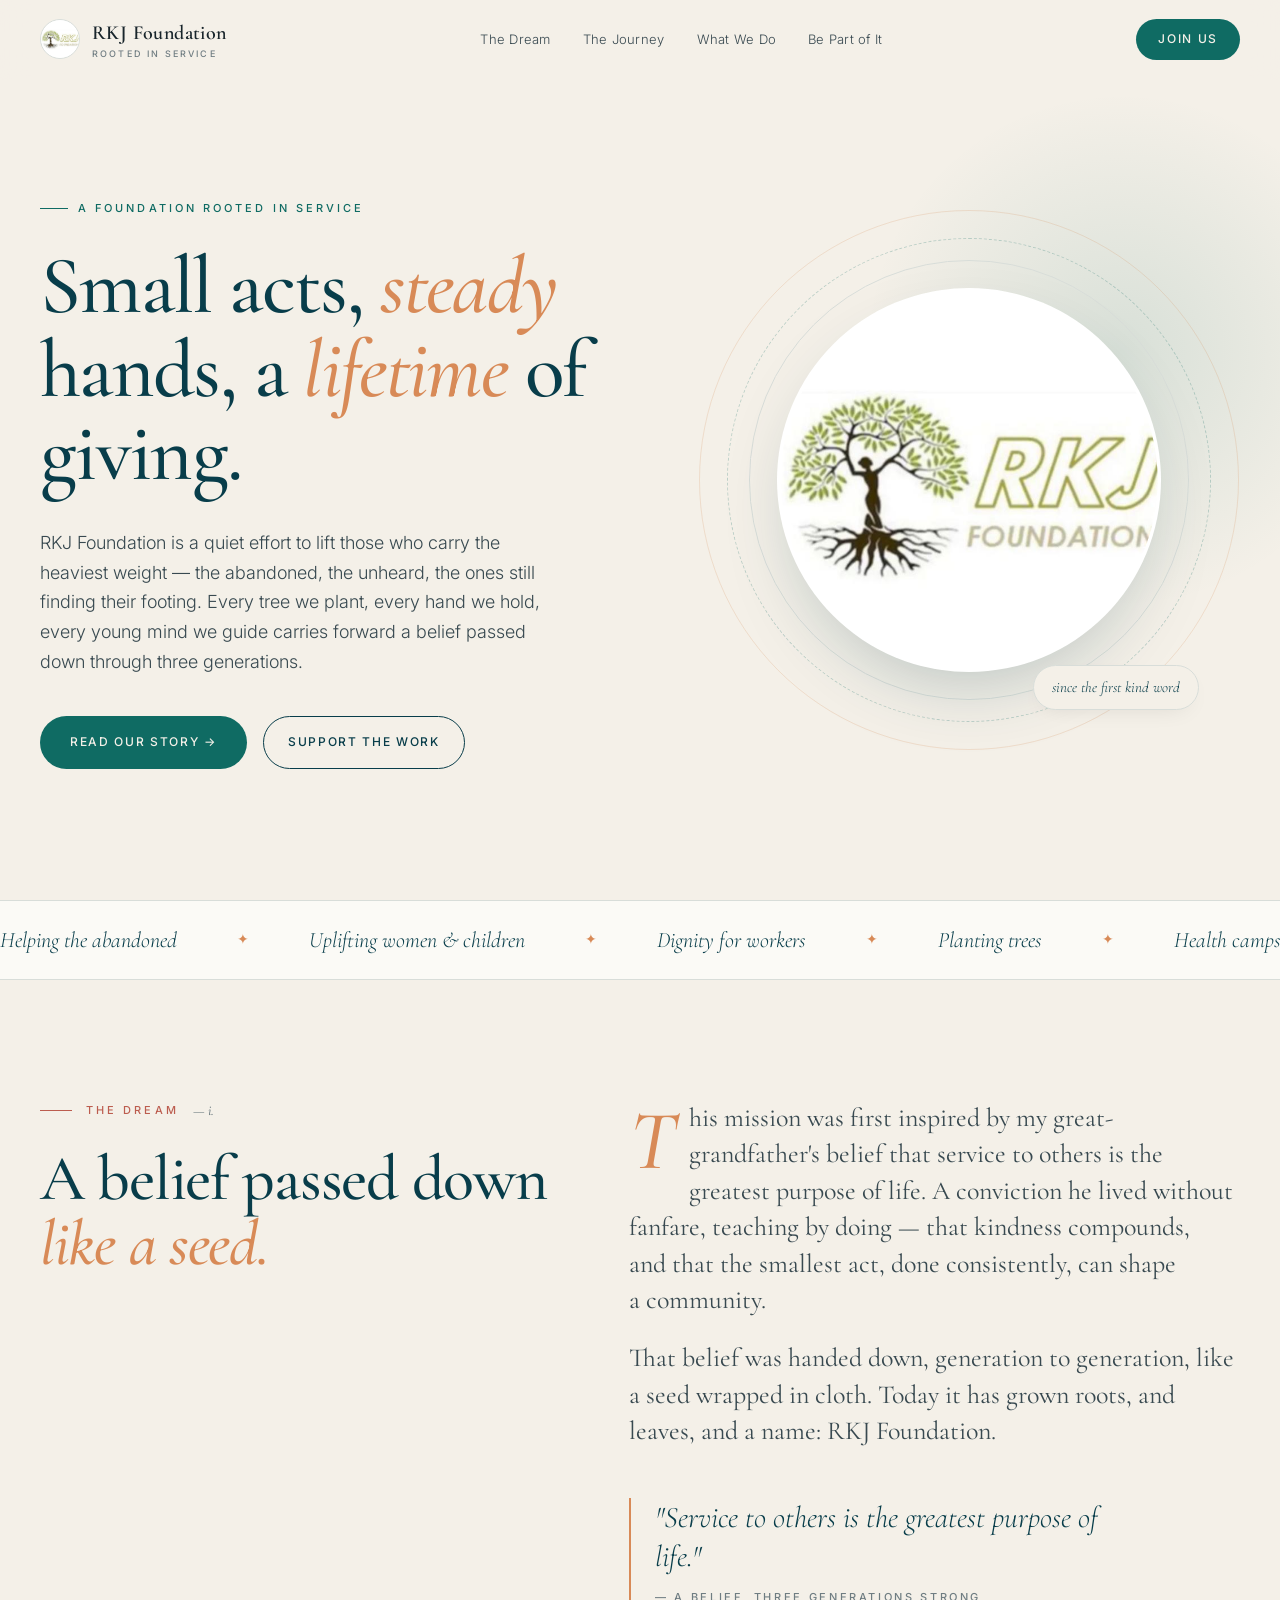
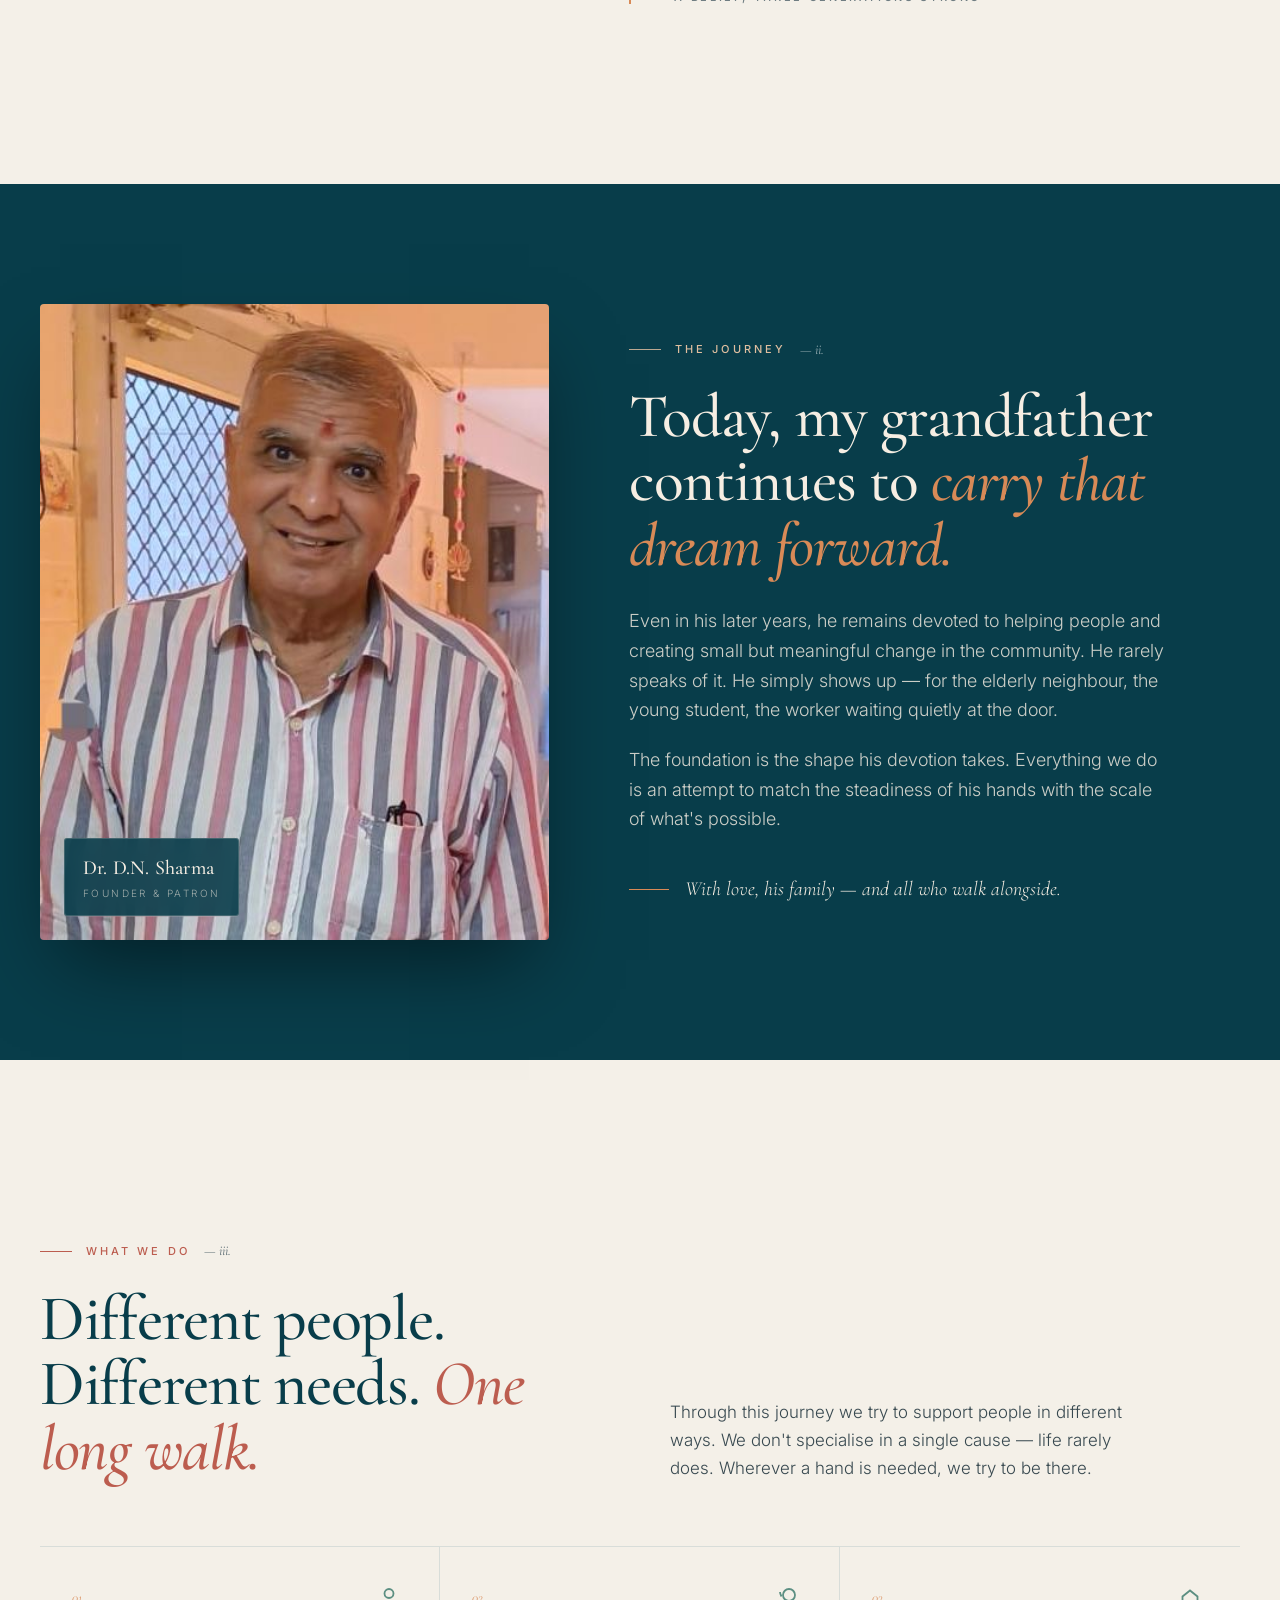
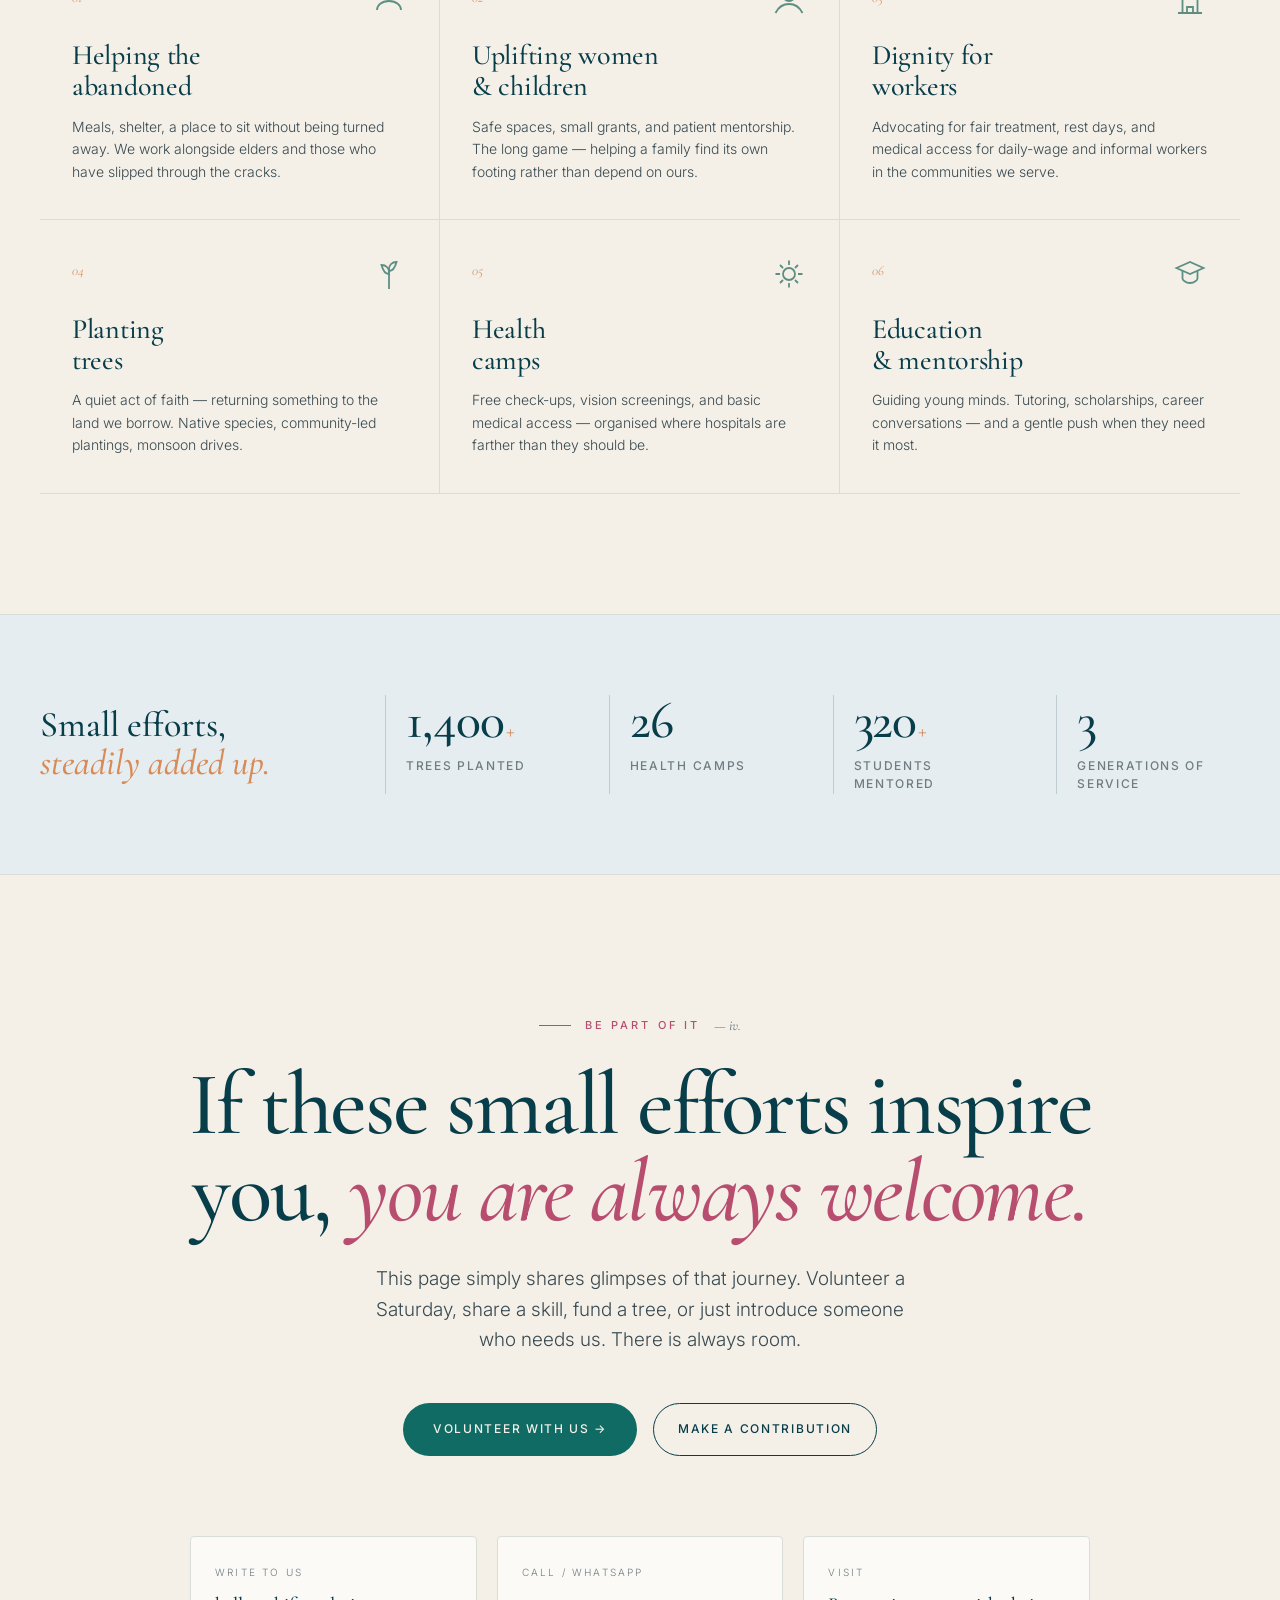
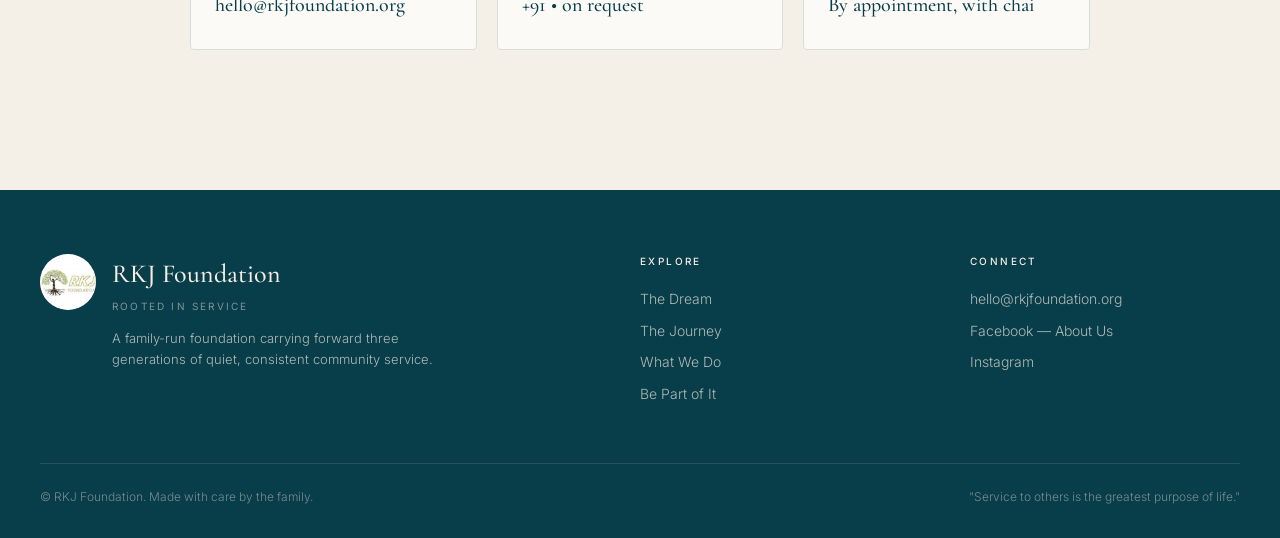
<file: samples/rkj-foundation/index-teal-coral.html>
<!doctype html>
<html lang="en">
<head>
<meta charset="utf-8">
<meta name="viewport" content="width=device-width, initial-scale=1">
<title>RKJ Foundation — Service to others is the greatest purpose of life</title>
<link rel="preconnect" href="https://fonts.googleapis.com">
<link rel="preconnect" href="https://fonts.gstatic.com" crossorigin>
<link href="https://fonts.googleapis.com/css2?family=Cormorant+Garamond:ital,wght@0,400;0,500;0,600;0,700;1,400;1,500&family=Inter:wght@300;400;500;600&display=swap" rel="stylesheet">
<style>
  :root {
    --ivory: #f4f0e8;
    --cream: #e6edf0;
    --paper: #fbfaf6;
    --ink: #18252b;
    --ink-soft: #384950;
    --muted: #6f7d82;
    --line: #d8ddd9;
    --forest: #0f6b63;
    --forest-deep: #083d4a;
    --leaf: #5c8f82;
    --amber: #d88a57;
    --terracotta: #bc5d4f;
    --rose: #b84e6f;
  }

  /* ================= Tweaks panel ================= */
  #tweaks {
    position: fixed;
    right: 24px;
    bottom: 24px;
    z-index: 100;
    width: 300px;
    background: var(--paper);
    border: 1px solid var(--line);
    border-radius: 12px;
    box-shadow: 0 24px 60px -20px rgba(8, 61, 74, 0.32);
    font-family: 'Inter', sans-serif;
    color: var(--ink);
    display: none;
    overflow: hidden;
  }
  #tweaks.open { display: block; }
  #tweaks header {
    padding: 14px 18px;
    background: var(--forest-deep);
    color: #f6eee3;
    display: flex; align-items: center; justify-content: space-between;
    font-size: 11px; letter-spacing: 0.22em; text-transform: uppercase;
  }
  #tweaks header button {
    background: transparent; border: none; color: rgba(246,238,227,0.7);
    font-size: 18px; cursor: pointer; line-height: 1;
  }
  #tweaks header button:hover { color: var(--amber); }
  #tweaks .body { padding: 16px 18px 20px; max-height: 70vh; overflow-y: auto; }
  #tweaks .preset-row {
    display: grid; grid-template-columns: repeat(4, 1fr); gap: 8px;
    margin-bottom: 18px;
  }
  #tweaks .preset {
    border: 1px solid var(--line);
    border-radius: 6px;
    padding: 6px 4px;
    background: #fff;
    cursor: pointer;
    font-size: 9px;
    letter-spacing: 0.14em;
    text-transform: uppercase;
    color: var(--ink-soft);
    text-align: center;
    transition: all .2s;
    display: flex; flex-direction: column; align-items: center; gap: 6px;
  }
  #tweaks .preset:hover { border-color: var(--forest); transform: translateY(-1px); }
  #tweaks .preset.active { border-color: var(--forest-deep); box-shadow: inset 0 0 0 1px var(--forest-deep); }
  #tweaks .preset .dots { display: flex; gap: 2px; }
  #tweaks .preset .dots span {
    width: 10px; height: 10px; border-radius: 50%;
    border: 1px solid rgba(0,0,0,0.08);
  }
  #tweaks label {
    display: grid;
    grid-template-columns: 1fr auto;
    gap: 10px;
    align-items: center;
    font-size: 11px;
    letter-spacing: 0.12em;
    text-transform: uppercase;
    color: var(--muted);
    margin-bottom: 12px;
    font-weight: 500;
  }
  #tweaks label .swatch-wrap {
    position: relative;
    width: 48px; height: 28px;
    border-radius: 6px;
    border: 1px solid var(--line);
    overflow: hidden;
    background: #fff;
  }
  #tweaks label input[type=color] {
    position: absolute; inset: -4px;
    width: calc(100% + 8px); height: calc(100% + 8px);
    border: none; padding: 0; background: transparent; cursor: pointer;
  }
  #tweaks .divider { height: 1px; background: var(--line); margin: 6px 0 14px; }
  #tweaks .reset {
    width: 100%;
    padding: 10px;
    border: 1px solid var(--line);
    background: #fff;
    border-radius: 6px;
    font-size: 10px;
    letter-spacing: 0.18em;
    text-transform: uppercase;
    color: var(--ink-soft);
    cursor: pointer;
    margin-top: 8px;
    font-family: inherit;
    font-weight: 500;
  }
  #tweaks .reset:hover { background: var(--ivory); border-color: var(--forest); color: var(--forest); }
  * { box-sizing: border-box; margin: 0; padding: 0; }
  html { scroll-behavior: smooth; }
  body {
    font-family: 'Inter', system-ui, sans-serif;
    font-weight: 300;
    color: var(--ink);
    background: var(--ivory);
    line-height: 1.55;
    -webkit-font-smoothing: antialiased;
    overflow-x: hidden;
  }
  .serif { font-family: 'Cormorant Garamond', Georgia, serif; font-weight: 500; }

  /* ================= Nav ================= */
  nav {
    position: fixed;
    top: 0; left: 0; right: 0;
    z-index: 50;
    padding: 18px 40px;
    display: flex;
    align-items: center;
    justify-content: space-between;
    background: rgba(244, 240, 232, 0.82);
    backdrop-filter: blur(14px);
    -webkit-backdrop-filter: blur(14px);
    border-bottom: 1px solid transparent;
    transition: border-color .3s;
  }
  nav.scrolled { border-bottom-color: var(--line); }
  .nav-brand {
    display: flex;
    align-items: center;
    gap: 12px;
    text-decoration: none;
    color: var(--ink);
  }
  .nav-brand img {
    width: 40px; height: 40px;
    border-radius: 50%;
    object-fit: cover;
    background: #fff;
    border: 1px solid var(--line);
  }
  .nav-brand .mark {
    font-family: 'Cormorant Garamond', serif;
    font-weight: 600;
    font-size: 20px;
    letter-spacing: 0.02em;
  }
  .nav-brand .mark small {
    display: block;
    font-family: 'Inter', sans-serif;
    font-size: 9px;
    letter-spacing: 0.24em;
    text-transform: uppercase;
    font-weight: 500;
    color: var(--muted);
    margin-top: -2px;
  }
  .nav-links { display: flex; gap: 32px; align-items: center; }
  .nav-links a {
    font-size: 13px;
    color: var(--ink-soft);
    text-decoration: none;
    letter-spacing: 0.02em;
    transition: color .2s;
  }
  .nav-links a:hover { color: var(--forest); }
  .nav-cta {
    font-family: 'Inter', sans-serif;
    font-size: 12px;
    font-weight: 500;
    letter-spacing: 0.14em;
    text-transform: uppercase;
    color: var(--ivory);
    background: var(--forest);
    padding: 11px 22px;
    border-radius: 999px;
    border: none;
    cursor: pointer;
    text-decoration: none;
    transition: background .2s, transform .2s;
  }
  .nav-cta:hover { background: var(--forest-deep); transform: translateY(-1px); }
  @media (max-width: 740px) {
    nav { padding: 14px 20px; }
    .nav-links { display: none; }
  }

  /* ================= Hero ================= */
  .hero {
    min-height: 100vh;
    padding: 140px 40px 80px;
    display: grid;
    grid-template-columns: 1.1fr 1fr;
    gap: 60px;
    align-items: center;
    max-width: 1320px;
    margin: 0 auto;
    position: relative;
  }
  .hero::before {
    content: "";
    position: absolute;
    top: 10%; right: -8%;
    width: 520px; height: 520px;
    background: radial-gradient(circle, rgba(15, 107, 99, 0.12), transparent 70%);
    border-radius: 50%;
    pointer-events: none;
    z-index: 0;
  }
  .hero-left { position: relative; z-index: 1; }
  .hero-eyebrow {
    display: inline-flex;
    align-items: center;
    gap: 10px;
    font-size: 11px;
    text-transform: uppercase;
    letter-spacing: 0.28em;
    color: var(--forest);
    margin-bottom: 28px;
    font-weight: 500;
  }
  .hero-eyebrow::before {
    content: "";
    width: 28px; height: 1px; background: var(--forest);
  }
  .hero h1 {
    font-family: 'Cormorant Garamond', serif;
    font-weight: 500;
    font-size: clamp(44px, 6.4vw, 88px);
    line-height: 1.02;
    letter-spacing: -0.02em;
    color: var(--forest-deep);
    margin-bottom: 32px;
  }
  .hero h1 em {
    font-style: italic;
    font-weight: 500;
    color: var(--amber);
  }
  .hero-sub {
    font-size: 18px;
    color: var(--ink-soft);
    max-width: 520px;
    line-height: 1.65;
    margin-bottom: 40px;
  }
  .hero-actions { display: flex; gap: 16px; flex-wrap: wrap; }
  .btn-primary {
    font-size: 12px; font-weight: 500;
    letter-spacing: 0.14em; text-transform: uppercase;
    color: var(--ivory);
    background: var(--forest);
    padding: 16px 30px;
    border-radius: 999px;
    border: none; cursor: pointer;
    text-decoration: none;
    display: inline-flex; align-items: center; gap: 10px;
    transition: all .2s;
  }
  .btn-primary:hover { background: var(--forest-deep); transform: translateY(-1px); }
  .btn-ghost {
    font-size: 12px; font-weight: 500;
    letter-spacing: 0.14em; text-transform: uppercase;
    color: var(--forest-deep);
    background: transparent;
    padding: 16px 24px;
    border-radius: 999px;
    border: 1px solid var(--forest-deep);
    cursor: pointer;
    text-decoration: none;
    transition: all .2s;
  }
  .btn-ghost:hover { background: var(--forest-deep); color: var(--ivory); }

  .hero-right {
    position: relative;
    z-index: 1;
    display: flex;
    justify-content: center;
    align-items: center;
  }
  .hero-logo-stage {
    position: relative;
    width: min(440px, 100%);
    aspect-ratio: 1;
  }
  .hero-logo-stage .ring {
    position: absolute; inset: 0;
    border: 1px solid var(--line);
    border-radius: 50%;
  }
  .hero-logo-stage .ring.r2 {
    inset: -22px;
    border-color: rgba(15, 107, 99, 0.24);
    border-style: dashed;
    animation: rotate 120s linear infinite;
  }
  .hero-logo-stage .ring.r3 {
    inset: -50px;
    border-color: rgba(216, 138, 87, 0.2);
  }
  @keyframes rotate { to { transform: rotate(360deg); } }
  .hero-logo-stage img {
    position: absolute;
    inset: 28px;
    width: calc(100% - 56px);
    height: calc(100% - 56px);
    object-fit: cover;
    border-radius: 50%;
    background: #fff;
    box-shadow: 0 30px 80px -30px rgba(8, 61, 74, 0.32);
  }
  .est-badge {
    position: absolute;
    bottom: -10px; right: -10px;
    background: var(--ivory);
    border: 1px solid var(--line);
    border-radius: 999px;
    padding: 10px 18px;
    font-family: 'Cormorant Garamond', serif;
    font-style: italic;
    font-size: 15px;
    color: var(--forest-deep);
    box-shadow: 0 8px 24px -12px rgba(0,0,0,.12);
  }
  @media (max-width: 900px) {
    .hero { grid-template-columns: 1fr; padding: 120px 24px 60px; gap: 48px; }
    .hero::before { display: none; }
    .hero-logo-stage { width: min(320px, 80%); margin: 0 auto; }
  }

  /* Marquee of pillars */
  .marquee {
    border-top: 1px solid var(--line);
    border-bottom: 1px solid var(--line);
    background: var(--paper);
    overflow: hidden;
    padding: 22px 0;
    position: relative;
  }
  .marquee-track {
    display: flex;
    gap: 60px;
    white-space: nowrap;
    animation: marquee 40s linear infinite;
    width: max-content;
  }
  .marquee-item {
    font-family: 'Cormorant Garamond', serif;
    font-style: italic;
    font-size: 22px;
    color: var(--forest-deep);
    display: flex; align-items: center; gap: 60px;
  }
  .marquee-item::after {
    content: "✦";
    color: var(--amber);
    font-style: normal;
    font-size: 14px;
  }
  @keyframes marquee { to { transform: translateX(-50%); } }

  /* ================= Sections ================= */
  section { padding: 120px 40px; max-width: 1320px; margin: 0 auto; position: relative; }
  @media (max-width: 740px) { section { padding: 80px 24px; } }

  .section-label {
    display: flex;
    align-items: center;
    gap: 14px;
    font-size: 11px;
    text-transform: uppercase;
    letter-spacing: 0.28em;
    color: var(--terracotta);
    font-weight: 500;
    margin-bottom: 24px;
  }
  .section-label::before {
    content: "";
    width: 32px; height: 1px; background: var(--terracotta);
  }
  .section-label .num {
    font-family: 'Cormorant Garamond', serif;
    font-style: italic;
    font-size: 14px;
    color: var(--muted);
    letter-spacing: 0;
    text-transform: none;
  }

  /* The Dream */
  #dream {
    display: grid;
    grid-template-columns: 1fr 1.2fr;
    gap: 80px;
    align-items: start;
  }
  #dream .dream-heading {
    position: sticky;
    top: 120px;
  }
  #dream h2 {
    font-family: 'Cormorant Garamond', serif;
    font-weight: 500;
    font-size: clamp(40px, 5vw, 68px);
    line-height: 1.02;
    letter-spacing: -0.02em;
    color: var(--forest-deep);
  }
  #dream h2 .emph {
    color: var(--amber);
    font-style: italic;
    font-weight: 500;
  }
  .dream-body p {
    font-family: 'Cormorant Garamond', serif;
    font-weight: 400;
    font-size: 26px;
    line-height: 1.4;
    color: var(--ink-soft);
    text-wrap: pretty;
  }
  .dream-body p + p { margin-top: 22px; }
  .dream-body p:first-child::first-letter {
    font-family: 'Cormorant Garamond', serif;
    font-weight: 500;
    font-style: italic;
    float: left;
    font-size: 84px;
    line-height: 0.85;
    padding: 6px 14px 0 0;
    color: var(--amber);
  }
  .dream-quote {
    margin-top: 48px;
    padding-left: 24px;
    border-left: 2px solid var(--amber);
    font-family: 'Cormorant Garamond', serif;
    font-style: italic;
    font-size: 30px;
    line-height: 1.3;
    color: var(--forest-deep);
    max-width: 520px;
  }
  .dream-quote .attribution {
    display: block;
    margin-top: 14px;
    font-family: 'Inter', sans-serif;
    font-style: normal;
    font-size: 11px;
    letter-spacing: 0.24em;
    text-transform: uppercase;
    color: var(--muted);
    font-weight: 500;
  }
  @media (max-width: 900px) {
    #dream { grid-template-columns: 1fr; gap: 32px; }
    #dream .dream-heading { position: static; }
  }

  /* Founder / Journey */
  .founder {
    background: var(--forest-deep);
    color: var(--ivory);
    padding: 0;
    margin: 60px 0;
    max-width: none;
    border-radius: 0;
    position: relative;
  }
  .founder-inner {
    max-width: 1320px;
    margin: 0 auto;
    padding: 120px 40px;
    display: grid;
    grid-template-columns: 1fr 1.2fr;
    gap: 80px;
    align-items: center;
  }
  .founder .section-label { color: rgba(246, 204, 169, 0.9); }
  .founder .section-label::before { background: rgba(246, 204, 169, 0.75); }
  .founder .section-label .num { color: rgba(255, 255, 255, 0.5); }
  .founder h2 {
    font-family: 'Cormorant Garamond', serif;
    font-weight: 500;
    font-size: clamp(40px, 4.8vw, 64px);
    line-height: 1.05;
    letter-spacing: -0.015em;
    margin-bottom: 28px;
    color: #f6eee3;
  }
  .founder h2 em {
    color: var(--amber);
    font-style: italic;
  }
  .founder p {
    font-size: 18px;
    line-height: 1.65;
    color: rgba(246, 238, 227, 0.82);
    margin-bottom: 20px;
    max-width: 540px;
  }
  .founder-sign {
    margin-top: 40px;
    display: flex; align-items: center; gap: 16px;
    font-family: 'Cormorant Garamond', serif;
    font-style: italic;
    font-size: 20px;
    color: #f6eee3;
  }
  .founder-sign .line { width: 40px; height: 1px; background: var(--amber); }

  .founder-photo {
    position: relative;
    aspect-ratio: 4/5;
    border-radius: 4px;
    overflow: hidden;
    box-shadow: 0 40px 80px -20px rgba(0,0,0,0.5);
  }
  .founder-photo img {
    width: 100%; height: 100%; object-fit: cover;
    object-position: center 25%;
    filter: saturate(1.05) contrast(1.02);
  }
  .founder-photo .frame-tag {
    position: absolute;
    bottom: 24px; left: 24px;
    background: rgba(8, 61, 74, 0.88);
    backdrop-filter: blur(10px);
    border: 1px solid rgba(246, 238, 227, 0.18);
    padding: 14px 18px;
    border-radius: 3px;
    color: #f6eee3;
  }
  .founder-photo .frame-tag .name {
    font-family: 'Cormorant Garamond', serif;
    font-size: 20px;
    letter-spacing: 0.01em;
    font-weight: 500;
  }
  .founder-photo .frame-tag .role {
    font-size: 10px;
    letter-spacing: 0.24em;
    text-transform: uppercase;
    color: rgba(246, 238, 227, 0.6);
    margin-top: 2px;
  }
  @media (max-width: 900px) {
    .founder-inner { grid-template-columns: 1fr; gap: 40px; padding: 80px 24px; }
    .founder-photo { max-width: 420px; margin: 0 auto; }
  }

  /* What we do */
  #what-we-do .wwd-head {
    display: grid;
    grid-template-columns: 1fr 1fr;
    gap: 60px;
    align-items: end;
    margin-bottom: 64px;
  }
  #what-we-do h2 {
    font-family: 'Cormorant Garamond', serif;
    font-weight: 500;
    font-size: clamp(40px, 5vw, 68px);
    line-height: 1.02;
    letter-spacing: -0.02em;
    color: var(--forest-deep);
  }
  #what-we-do h2 em {
    color: var(--terracotta);
    font-style: italic;
  }
  #what-we-do .intro {
    font-size: 17px;
    color: var(--ink-soft);
    line-height: 1.65;
    max-width: 460px;
  }
  .pillars {
    display: grid;
    grid-template-columns: repeat(3, 1fr);
    gap: 0;
    border-top: 1px solid var(--line);
  }
  .pillar {
    padding: 40px 32px 36px;
    border-bottom: 1px solid var(--line);
    border-right: 1px solid var(--line);
    position: relative;
    transition: background .3s;
  }
  .pillar:nth-child(3n) { border-right: none; }
  .pillar:hover { background: var(--paper); }
  .pillar .p-num {
    font-family: 'Cormorant Garamond', serif;
    font-style: italic;
    font-size: 14px;
    color: var(--amber);
    margin-bottom: 32px;
    display: block;
  }
  .pillar .p-title {
    font-family: 'Cormorant Garamond', serif;
    font-weight: 500;
    font-size: 28px;
    line-height: 1.1;
    color: var(--forest-deep);
    margin-bottom: 14px;
    letter-spacing: -0.01em;
  }
  .pillar .p-body {
    font-size: 14px;
    color: var(--ink-soft);
    line-height: 1.6;
  }
  .pillar .p-glyph {
    position: absolute;
    top: 36px;
    right: 32px;
    width: 36px; height: 36px;
    display: flex; align-items: center; justify-content: center;
    color: var(--leaf);
  }
  .pillar .p-glyph svg { width: 100%; height: 100%; stroke-width: 1.2; }
  @media (max-width: 900px) {
    #what-we-do .wwd-head { grid-template-columns: 1fr; gap: 24px; }
    .pillars { grid-template-columns: 1fr; }
    .pillar { border-right: none; }
  }
  @media (min-width: 901px) and (max-width: 1100px) {
    .pillars { grid-template-columns: repeat(2, 1fr); }
    .pillar:nth-child(3n) { border-right: 1px solid var(--line); }
    .pillar:nth-child(2n) { border-right: none; }
  }

  /* Journey / milestones strip */
  .journey {
    background: var(--cream);
    max-width: none;
    padding: 80px 40px;
    margin: 0;
    border-top: 1px solid var(--line);
    border-bottom: 1px solid var(--line);
  }
  .journey-inner {
    max-width: 1320px;
    margin: 0 auto;
    display: grid;
    grid-template-columns: 1fr 3fr;
    gap: 60px;
    align-items: center;
  }
  .journey h3 {
    font-family: 'Cormorant Garamond', serif;
    font-weight: 500;
    font-size: 36px;
    line-height: 1.05;
    color: var(--forest-deep);
  }
  .journey h3 em { color: var(--amber); font-style: italic; }
  .journey-stats {
    display: grid;
    grid-template-columns: repeat(4, 1fr);
    gap: 40px;
  }
  .stat { border-left: 1px solid rgba(8, 61, 74, 0.18); padding-left: 20px; }
  .stat .num {
    font-family: 'Cormorant Garamond', serif;
    font-weight: 500;
    font-size: 52px;
    line-height: 1;
    color: var(--forest-deep);
    letter-spacing: -0.02em;
  }
  .stat .num sub {
    font-size: 22px;
    font-weight: 400;
    color: var(--amber);
    vertical-align: baseline;
    margin-left: 2px;
  }
  .stat .label {
    font-size: 12px;
    letter-spacing: 0.14em;
    text-transform: uppercase;
    color: var(--muted);
    margin-top: 10px;
    font-weight: 500;
  }
  @media (max-width: 900px) {
    .journey-inner { grid-template-columns: 1fr; gap: 32px; }
    .journey-stats { grid-template-columns: repeat(2, 1fr); gap: 28px; }
  }

  /* Be part of it */
  #join {
    text-align: center;
    padding: 140px 40px;
  }
  #join .section-label { justify-content: center; color: var(--rose); }
  #join .section-label::before { background: var(--rose); }
  #join h2 {
    font-family: 'Cormorant Garamond', serif;
    font-weight: 500;
    font-size: clamp(48px, 7vw, 96px);
    line-height: 0.98;
    letter-spacing: -0.025em;
    color: var(--forest-deep);
    margin-bottom: 28px;
    max-width: 960px;
    margin-left: auto; margin-right: auto;
  }
  #join h2 em {
    font-style: italic;
    color: var(--rose);
  }
  #join p {
    font-size: 19px;
    color: var(--ink-soft);
    line-height: 1.6;
    max-width: 560px;
    margin: 0 auto 48px;
  }
  .join-actions { display: flex; gap: 16px; justify-content: center; flex-wrap: wrap; }
  .channels {
    margin-top: 80px;
    display: grid;
    grid-template-columns: repeat(3, 1fr);
    gap: 20px;
    max-width: 900px;
    margin-left: auto; margin-right: auto;
  }
  .channel {
    padding: 28px 24px;
    border: 1px solid var(--line);
    border-radius: 4px;
    text-align: left;
    text-decoration: none;
    color: var(--forest-deep);
    background: var(--paper);
    transition: all .25s;
  }
  .channel:hover { background: var(--forest-deep); color: var(--ivory); transform: translateY(-2px); }
  .channel .ch-label {
    font-size: 10px;
    text-transform: uppercase;
    letter-spacing: 0.22em;
    color: var(--muted);
    margin-bottom: 10px;
  }
  .channel:hover .ch-label { color: rgba(246, 238, 227, 0.6); }
  .channel .ch-val {
    font-family: 'Cormorant Garamond', serif;
    font-size: 20px;
    font-weight: 500;
  }
  @media (max-width: 740px) {
    .channels { grid-template-columns: 1fr; }
  }

  /* Footer */
  footer {
    background: var(--forest-deep);
    color: rgba(246, 238, 227, 0.7);
    padding: 64px 40px 32px;
  }
  .footer-inner {
    max-width: 1320px;
    margin: 0 auto;
    display: grid;
    grid-template-columns: 2fr 1fr 1fr;
    gap: 60px;
    padding-bottom: 48px;
    border-bottom: 1px solid rgba(246, 238, 227, 0.12);
  }
  .footer-brand { display: flex; gap: 16px; align-items: flex-start; }
  .footer-brand img {
    width: 56px; height: 56px;
    border-radius: 50%;
    background: #fff;
    object-fit: cover;
  }
  .footer-brand .mark {
    font-family: 'Cormorant Garamond', serif;
    font-size: 26px;
    font-weight: 500;
    color: #f6eee3;
  }
  .footer-brand .mark small {
    display: block;
    font-family: 'Inter', sans-serif;
    font-size: 10px;
    letter-spacing: 0.22em;
    text-transform: uppercase;
    color: rgba(246, 238, 227, 0.5);
    margin-top: 4px;
    font-weight: 400;
  }
  .footer-brand p {
    margin-top: 14px;
    font-size: 13px;
    line-height: 1.6;
    max-width: 360px;
  }
  .footer-col h4 {
    font-family: 'Inter', sans-serif;
    font-size: 10px;
    letter-spacing: 0.24em;
    text-transform: uppercase;
    font-weight: 500;
    color: #f6eee3;
    margin-bottom: 18px;
  }
  .footer-col a {
    display: block;
    color: rgba(246, 238, 227, 0.7);
    text-decoration: none;
    font-size: 14px;
    margin-bottom: 10px;
    transition: color .2s;
  }
  .footer-col a:hover { color: var(--amber); }
  .copyright {
    max-width: 1320px;
    margin: 24px auto 0;
    display: flex; justify-content: space-between; gap: 24px; flex-wrap: wrap;
    font-size: 12px;
    color: rgba(246, 238, 227, 0.45);
  }
  @media (max-width: 740px) {
    .footer-inner { grid-template-columns: 1fr; gap: 40px; }
  }

  /* fade-up on scroll */
  .reveal { opacity: 0; transform: translateY(24px); transition: opacity .9s ease, transform .9s ease; }
  .reveal.in { opacity: 1; transform: none; }
</style>
</head>
<body>

<nav id="nav">
  <a class="nav-brand" href="#top">
    <img src="assets/logo.png" alt="RKJ Foundation logo">
    <div class="mark">RKJ Foundation<small>Rooted in Service</small></div>
  </a>
  <div class="nav-links">
    <a href="#dream">The Dream</a>
    <a href="#journey">The Journey</a>
    <a href="#what-we-do">What We Do</a>
    <a href="#join">Be Part of It</a>
  </div>
  <a class="nav-cta" href="#join">Join Us</a>
</nav>

<header class="hero" id="top">
  <div class="hero-left">
    <div class="hero-eyebrow">A Foundation Rooted in Service</div>
    <h1>Small acts, <em>steady</em> hands, a <em>lifetime</em> of giving.</h1>
    <p class="hero-sub">
      RKJ Foundation is a quiet effort to lift those who carry the heaviest weight —
      the abandoned, the unheard, the ones still finding their footing. Every tree we plant,
      every hand we hold, every young mind we guide carries forward a belief passed down
      through three generations.
    </p>
    <div class="hero-actions">
      <a class="btn-primary" href="#dream">Read our story →</a>
      <a class="btn-ghost" href="#join">Support the work</a>
    </div>
  </div>
  <div class="hero-right">
    <div class="hero-logo-stage">
      <div class="ring r3"></div>
      <div class="ring r2"></div>
      <div class="ring"></div>
      <img src="assets/logo.png" alt="RKJ Foundation emblem — tree with roots">
      <div class="est-badge">since the first kind word</div>
    </div>
  </div>
</header>

<div class="marquee">
  <div class="marquee-track">
    <span class="marquee-item">Helping the abandoned</span>
    <span class="marquee-item">Uplifting women &amp; children</span>
    <span class="marquee-item">Dignity for workers</span>
    <span class="marquee-item">Planting trees</span>
    <span class="marquee-item">Health camps</span>
    <span class="marquee-item">Mentoring young minds</span>
    <span class="marquee-item">Spreading awareness</span>
    <span class="marquee-item">Helping the abandoned</span>
    <span class="marquee-item">Uplifting women &amp; children</span>
    <span class="marquee-item">Dignity for workers</span>
    <span class="marquee-item">Planting trees</span>
    <span class="marquee-item">Health camps</span>
    <span class="marquee-item">Mentoring young minds</span>
    <span class="marquee-item">Spreading awareness</span>
  </div>
</div>

<!-- The Dream -->
<section id="dream" class="reveal">
  <div class="dream-heading">
    <div class="section-label">The Dream <span class="num">— i.</span></div>
    <h2>A belief passed down <span class="emph">like a seed.</span></h2>
  </div>
  <div class="dream-body">
    <p>
      This mission was first inspired by my great-grandfather's belief that service to others
      is the greatest purpose of life. A conviction he lived without fanfare, teaching by doing —
      that kindness compounds, and that the smallest act, done consistently, can shape a
      community.
    </p>
    <p>
      That belief was handed down, generation to generation, like a seed wrapped in cloth.
      Today it has grown roots, and leaves, and a name: RKJ Foundation.
    </p>
    <div class="dream-quote">
      "Service to others is the greatest purpose of life."
      <span class="attribution">— A belief, three generations strong</span>
    </div>
  </div>
</section>

<!-- Founder / Journey -->
<section class="founder" id="journey">
  <div class="founder-inner">
    <div class="founder-photo">
      <img src="assets/founder.jpeg" alt="Dr. D.N. Sharma, founder of RKJ Foundation">
      <div class="frame-tag">
        <div class="name">Dr. D.N. Sharma</div>
        <div class="role">Founder &amp; Patron</div>
      </div>
    </div>
    <div>
      <div class="section-label">The Journey <span class="num">— ii.</span></div>
      <h2>Today, my grandfather continues to <em>carry that dream forward.</em></h2>
      <p>
        Even in his later years, he remains devoted to helping people and creating small
        but meaningful change in the community. He rarely speaks of it. He simply shows up —
        for the elderly neighbour, the young student, the worker waiting quietly at the door.
      </p>
      <p>
        The foundation is the shape his devotion takes. Everything we do is an attempt to
        match the steadiness of his hands with the scale of what's possible.
      </p>
      <div class="founder-sign">
        <span class="line"></span>
        With love, his family — and all who walk alongside.
      </div>
    </div>
  </div>
</section>

<!-- What we do -->
<section id="what-we-do" class="reveal">
  <div class="wwd-head">
    <div>
      <div class="section-label">What We Do <span class="num">— iii.</span></div>
      <h2>Different people. Different needs. <em>One long walk.</em></h2>
    </div>
    <p class="intro">
      Through this journey we try to support people in different ways. We don't specialise
      in a single cause — life rarely does. Wherever a hand is needed, we try to be there.
    </p>
  </div>

  <div class="pillars">
    <div class="pillar">
      <span class="p-num">01</span>
      <div class="p-glyph">
        <svg viewBox="0 0 24 24" fill="none" stroke="currentColor"><path d="M4 18c0-3 3-6 8-6s8 3 8 6"/><circle cx="12" cy="7" r="3"/></svg>
      </div>
      <div class="p-title">Helping the<br>abandoned</div>
      <div class="p-body">
        Meals, shelter, a place to sit without being turned away. We work alongside
        elders and those who have slipped through the cracks.
      </div>
    </div>

    <div class="pillar">
      <span class="p-num">02</span>
      <div class="p-glyph">
        <svg viewBox="0 0 24 24" fill="none" stroke="currentColor"><path d="M3 20c2-4 5-6 9-6s7 2 9 6"/><circle cx="12" cy="8" r="4"/><path d="M7 9c-.5-1-1-2-1-3"/></svg>
      </div>
      <div class="p-title">Uplifting women<br>&amp; children</div>
      <div class="p-body">
        Safe spaces, small grants, and patient mentorship. The long game — helping
        a family find its own footing rather than depend on ours.
      </div>
    </div>

    <div class="pillar">
      <span class="p-num">03</span>
      <div class="p-glyph">
        <svg viewBox="0 0 24 24" fill="none" stroke="currentColor"><path d="M4 20h16M7 20V9l5-4 5 4v11"/><path d="M10 20v-4h4v4"/></svg>
      </div>
      <div class="p-title">Dignity for<br>workers</div>
      <div class="p-body">
        Advocating for fair treatment, rest days, and medical access for
        daily-wage and informal workers in the communities we serve.
      </div>
    </div>

    <div class="pillar">
      <span class="p-num">04</span>
      <div class="p-glyph">
        <svg viewBox="0 0 24 24" fill="none" stroke="currentColor"><path d="M12 22V9"/><path d="M12 9c0-3 2-5 5-5-1 4-3 6-5 6zM12 11c0-3-2-5-5-5 1 4 3 6 5 6z"/></svg>
      </div>
      <div class="p-title">Planting<br>trees</div>
      <div class="p-body">
        A quiet act of faith — returning something to the land we borrow.
        Native species, community-led plantings, monsoon drives.
      </div>
    </div>

    <div class="pillar">
      <span class="p-num">05</span>
      <div class="p-glyph">
        <svg viewBox="0 0 24 24" fill="none" stroke="currentColor"><path d="M12 3v3M12 18v3M3 12h3M18 12h3M6 6l2 2M16 16l2 2M6 18l2-2M16 8l2-2"/><circle cx="12" cy="12" r="4"/></svg>
      </div>
      <div class="p-title">Health<br>camps</div>
      <div class="p-body">
        Free check-ups, vision screenings, and basic medical access —
        organised where hospitals are farther than they should be.
      </div>
    </div>

    <div class="pillar">
      <span class="p-num">06</span>
      <div class="p-glyph">
        <svg viewBox="0 0 24 24" fill="none" stroke="currentColor"><path d="M3 8l9-4 9 4-9 4-9-4z"/><path d="M7 10v5c0 1 2 3 5 3s5-2 5-3v-5"/></svg>
      </div>
      <div class="p-title">Education<br>&amp; mentorship</div>
      <div class="p-body">
        Guiding young minds. Tutoring, scholarships, career conversations —
        and a gentle push when they need it most.
      </div>
    </div>
  </div>
</section>

<!-- Journey stats strip -->
<div class="journey">
  <div class="journey-inner">
    <h3>Small efforts, <em>steadily added up.</em></h3>
    <div class="journey-stats">
      <div class="stat">
        <div class="num">1,400<sub>+</sub></div>
        <div class="label">Trees planted</div>
      </div>
      <div class="stat">
        <div class="num">26</div>
        <div class="label">Health camps</div>
      </div>
      <div class="stat">
        <div class="num">320<sub>+</sub></div>
        <div class="label">Students mentored</div>
      </div>
      <div class="stat">
        <div class="num">3</div>
        <div class="label">Generations of service</div>
      </div>
    </div>
  </div>
</div>

<!-- Be part of it -->
<section id="join" class="reveal">
  <div class="section-label">Be Part of It <span class="num">— iv.</span></div>
  <h2>If these small efforts inspire you, <em>you are always welcome.</em></h2>
  <p>
    This page simply shares glimpses of that journey. Volunteer a Saturday, share a skill,
    fund a tree, or just introduce someone who needs us. There is always room.
  </p>
  <div class="join-actions">
    <a class="btn-primary" href="#contact">Volunteer with us →</a>
    <a class="btn-ghost" href="#contact">Make a contribution</a>
  </div>

  <div class="channels" id="contact">
    <a class="channel" href="mailto:hello@rkjfoundation.org">
      <div class="ch-label">Write to us</div>
      <div class="ch-val">hello@rkjfoundation.org</div>
    </a>
    <a class="channel" href="#">
      <div class="ch-label">Call / WhatsApp</div>
      <div class="ch-val">+91 • on request</div>
    </a>
    <a class="channel" href="#">
      <div class="ch-label">Visit</div>
      <div class="ch-val">By appointment, with chai</div>
    </a>
  </div>
</section>

<footer>
  <div class="footer-inner">
    <div class="footer-brand">
      <img src="assets/logo.png" alt="">
      <div>
        <div class="mark">RKJ Foundation<small>Rooted in Service</small></div>
        <p>A family-run foundation carrying forward three generations of quiet, consistent community service.</p>
      </div>
    </div>
    <div class="footer-col">
      <h4>Explore</h4>
      <a href="#dream">The Dream</a>
      <a href="#journey">The Journey</a>
      <a href="#what-we-do">What We Do</a>
      <a href="#join">Be Part of It</a>
    </div>
    <div class="footer-col">
      <h4>Connect</h4>
      <a href="mailto:hello@rkjfoundation.org">hello@rkjfoundation.org</a>
      <a href="#">Facebook — About Us</a>
      <a href="#">Instagram</a>
    </div>
  </div>
  <div class="copyright">
    <span>© RKJ Foundation. Made with care by the family.</span>
    <span>"Service to others is the greatest purpose of life."</span>
  </div>
</footer>

<script>
  // Nav scroll shadow
  const nav = document.getElementById('nav');
  const onScroll = () => nav.classList.toggle('scrolled', window.scrollY > 20);
  onScroll();
  window.addEventListener('scroll', onScroll, { passive: true });

  // Reveal on scroll
  const io = new IntersectionObserver(entries => {
    entries.forEach(e => { if (e.isIntersecting) e.target.classList.add('in'); });
  }, { threshold: 0.08 });
  document.querySelectorAll('.reveal').forEach(el => io.observe(el));
</script>

</body>
</html>
</file>
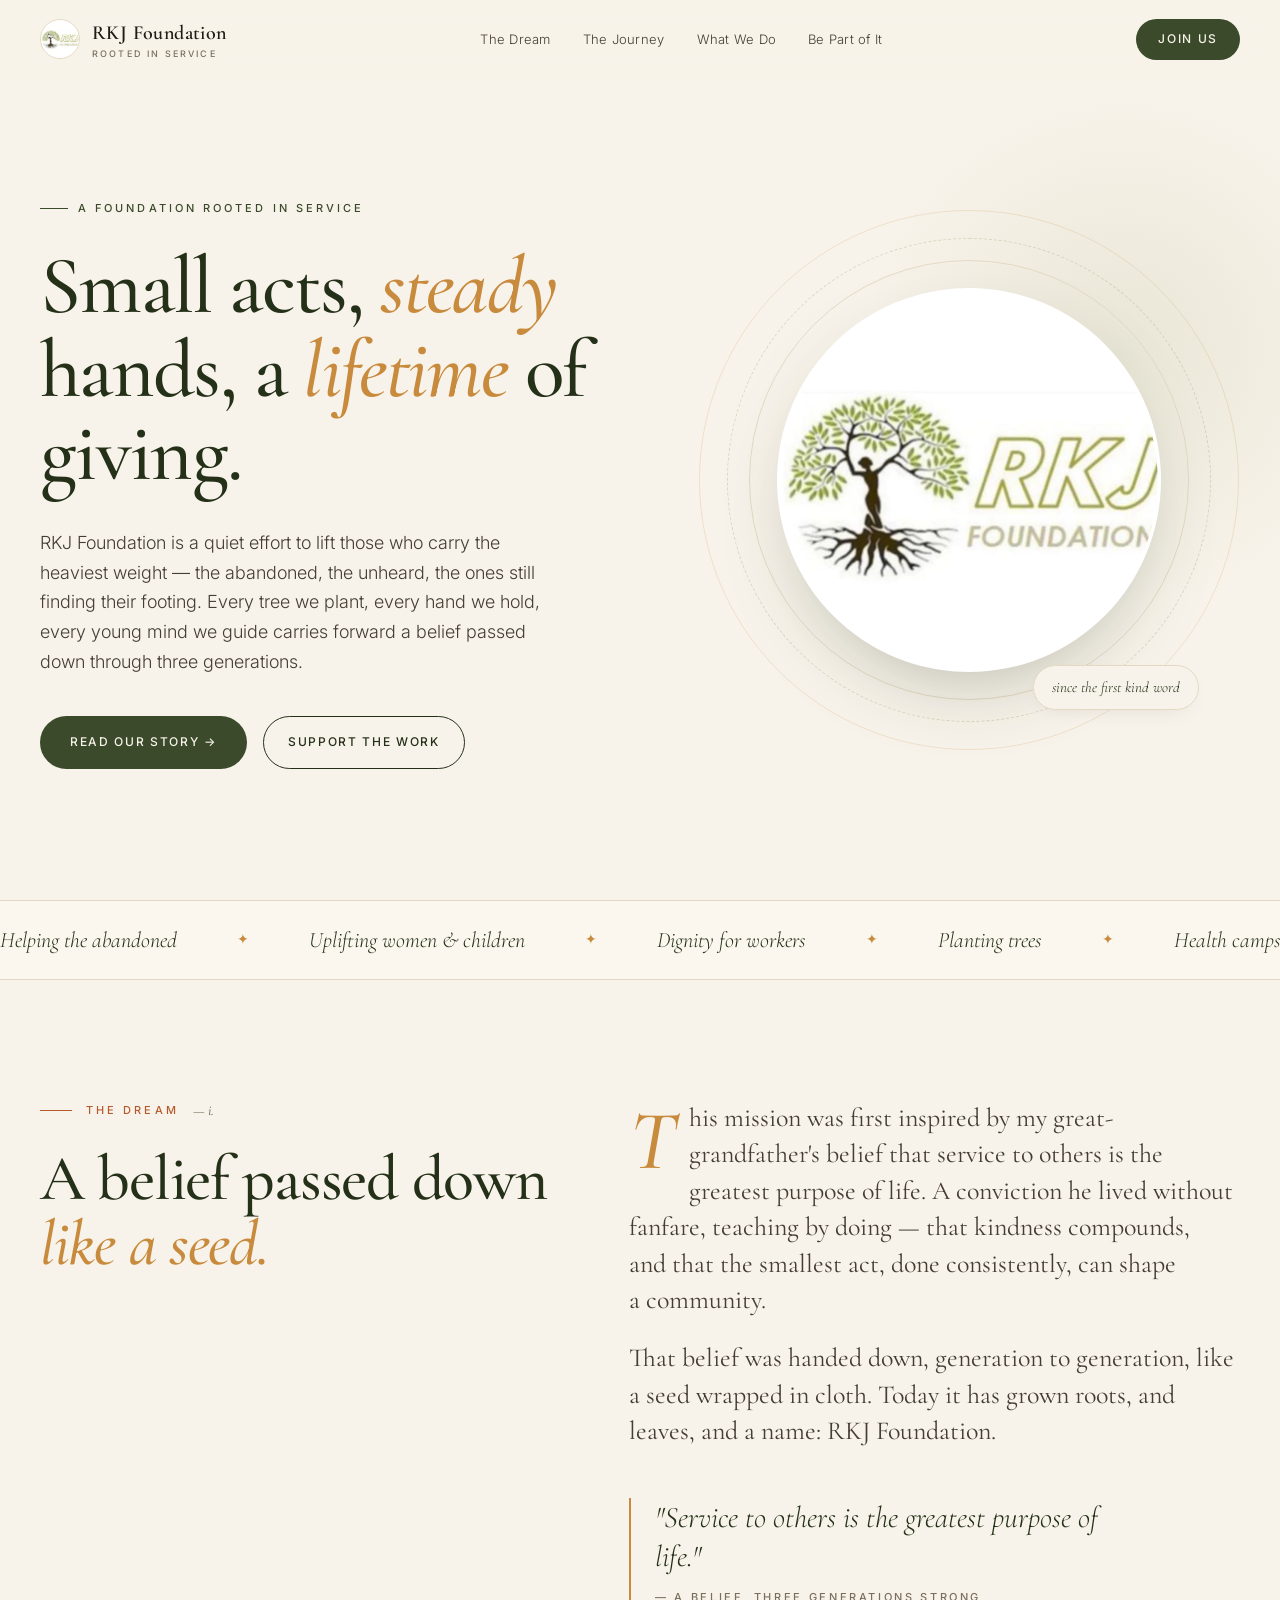
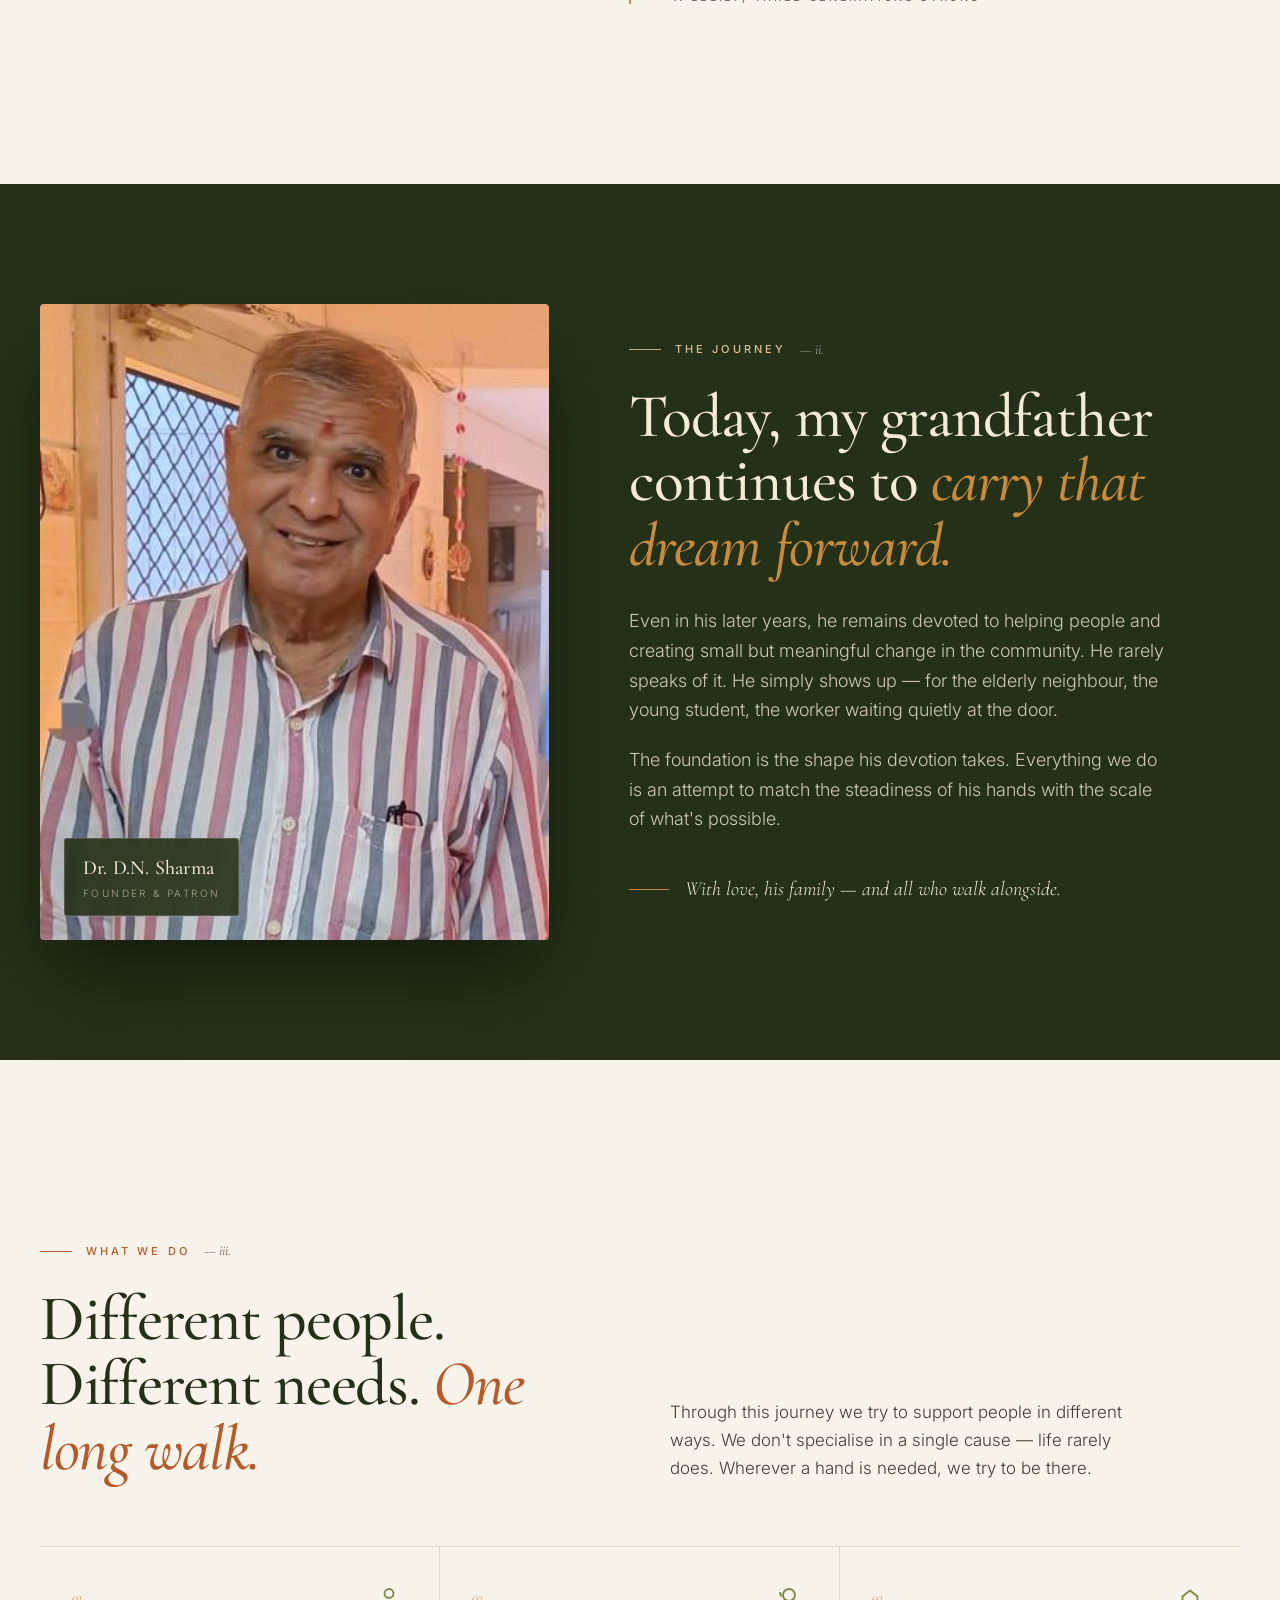
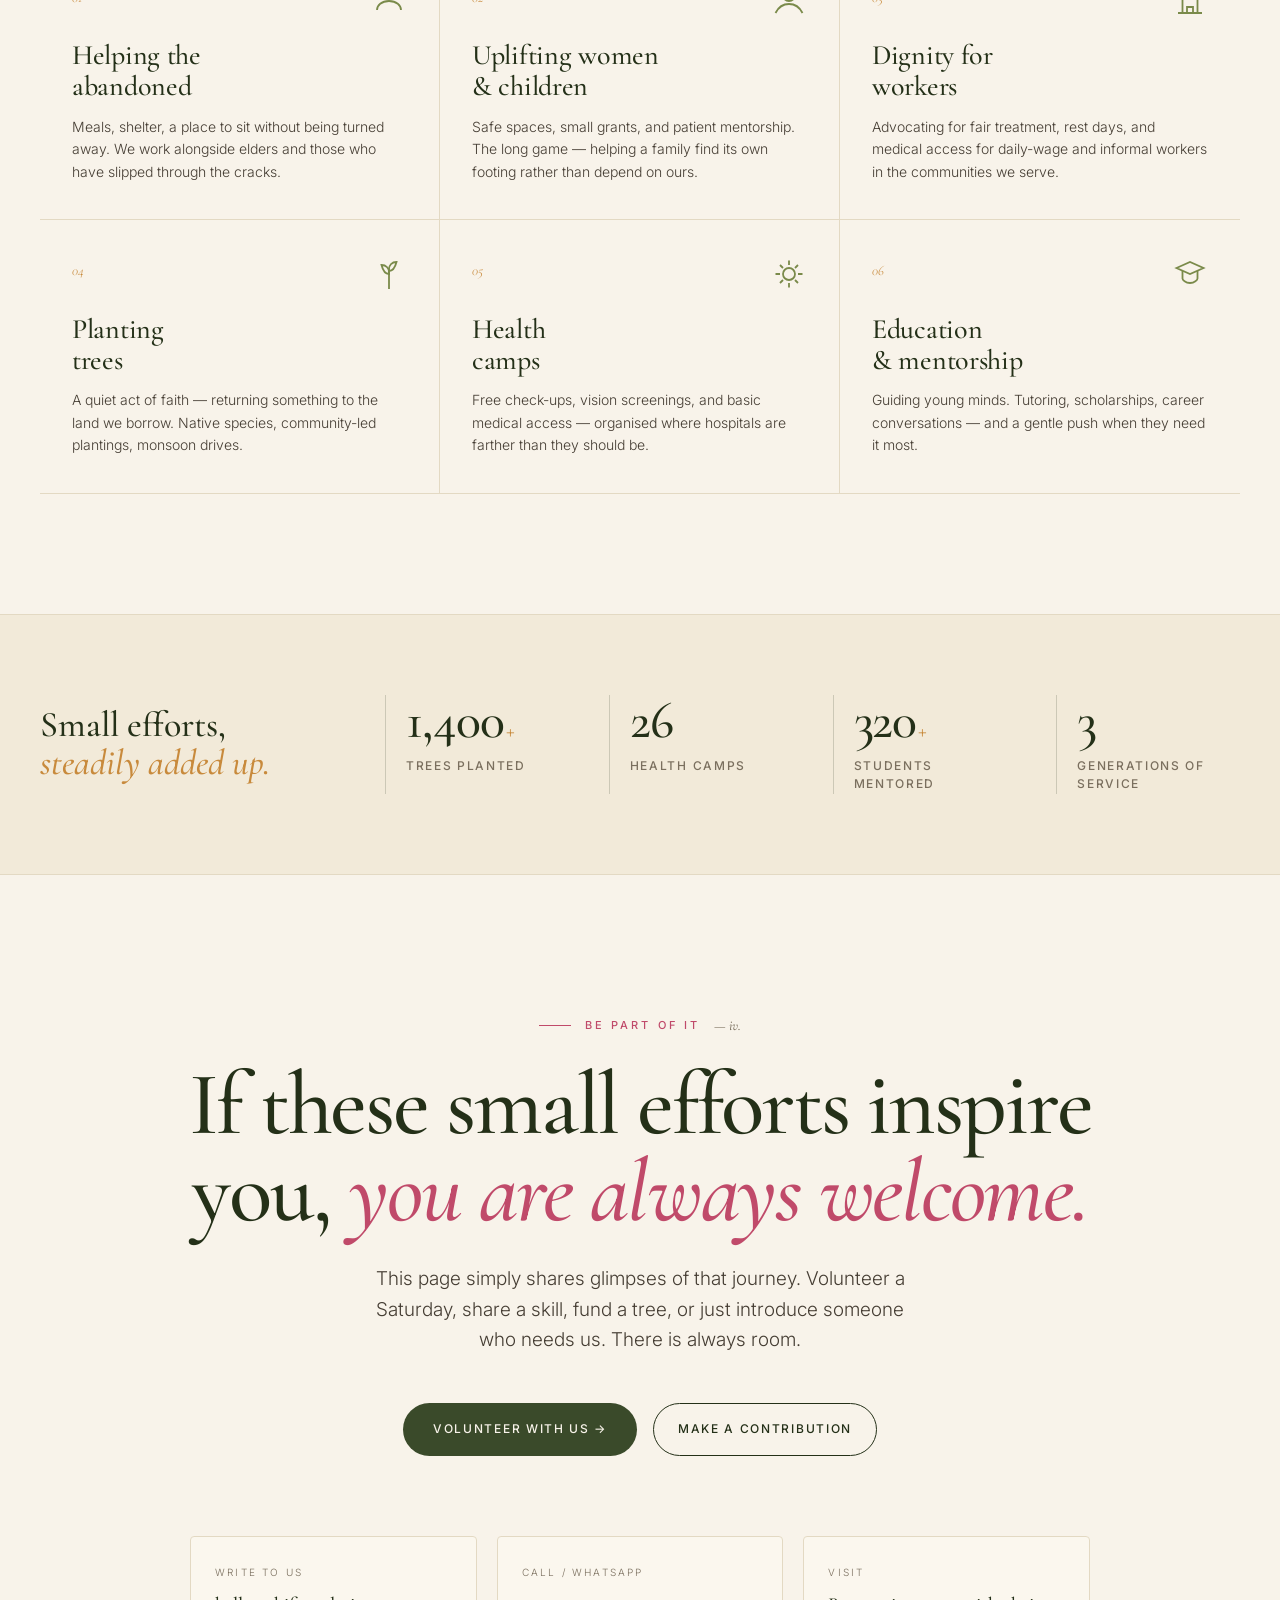
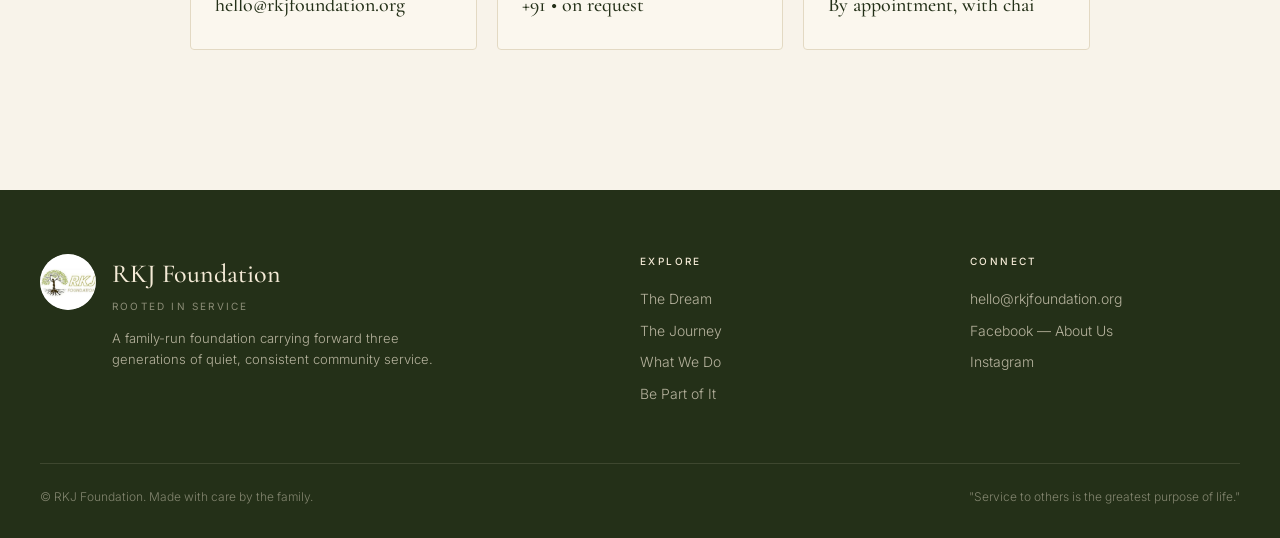
<file: samples/rkj-foundation/RKJ Foundation.html>
<!doctype html>
<html lang="en">
<head>
<meta charset="utf-8">
<meta name="viewport" content="width=device-width, initial-scale=1">
<title>RKJ Foundation — Service to others is the greatest purpose of life</title>
<link rel="preconnect" href="https://fonts.googleapis.com">
<link rel="preconnect" href="https://fonts.gstatic.com" crossorigin>
<link href="https://fonts.googleapis.com/css2?family=Cormorant+Garamond:ital,wght@0,400;0,500;0,600;0,700;1,400;1,500&family=Inter:wght@300;400;500;600&display=swap" rel="stylesheet">
<style>
  :root {
    --ivory: #f8f3ea;
    --cream: #f2ead9;
    --paper: #fbf7ee;
    --ink: #1f1b16;
    --ink-soft: #453d33;
    --muted: #7a6f5e;
    --line: #e3d9c3;
    --forest: #3a4a2a;
    --forest-deep: #243018;
    --leaf: #7a8a4a;
    --amber: #c88a3c;
    --terracotta: #b55a2a;
    --rose: #c04a6a;
  }

  /* ================= Tweaks panel ================= */
  #tweaks {
    position: fixed;
    right: 24px;
    bottom: 24px;
    z-index: 100;
    width: 300px;
    background: var(--paper);
    border: 1px solid var(--line);
    border-radius: 12px;
    box-shadow: 0 24px 60px -20px rgba(36, 48, 24, 0.35);
    font-family: 'Inter', sans-serif;
    color: var(--ink);
    display: none;
    overflow: hidden;
  }
  #tweaks.open { display: block; }
  #tweaks header {
    padding: 14px 18px;
    background: var(--forest-deep);
    color: #f4ead6;
    display: flex; align-items: center; justify-content: space-between;
    font-size: 11px; letter-spacing: 0.22em; text-transform: uppercase;
  }
  #tweaks header button {
    background: transparent; border: none; color: rgba(244,234,214,0.7);
    font-size: 18px; cursor: pointer; line-height: 1;
  }
  #tweaks header button:hover { color: var(--amber); }
  #tweaks .body { padding: 16px 18px 20px; max-height: 70vh; overflow-y: auto; }
  #tweaks .preset-row {
    display: grid; grid-template-columns: repeat(4, 1fr); gap: 8px;
    margin-bottom: 18px;
  }
  #tweaks .preset {
    border: 1px solid var(--line);
    border-radius: 6px;
    padding: 6px 4px;
    background: #fff;
    cursor: pointer;
    font-size: 9px;
    letter-spacing: 0.14em;
    text-transform: uppercase;
    color: var(--ink-soft);
    text-align: center;
    transition: all .2s;
    display: flex; flex-direction: column; align-items: center; gap: 6px;
  }
  #tweaks .preset:hover { border-color: var(--forest); transform: translateY(-1px); }
  #tweaks .preset.active { border-color: var(--forest-deep); box-shadow: inset 0 0 0 1px var(--forest-deep); }
  #tweaks .preset .dots { display: flex; gap: 2px; }
  #tweaks .preset .dots span {
    width: 10px; height: 10px; border-radius: 50%;
    border: 1px solid rgba(0,0,0,0.08);
  }
  #tweaks label {
    display: grid;
    grid-template-columns: 1fr auto;
    gap: 10px;
    align-items: center;
    font-size: 11px;
    letter-spacing: 0.12em;
    text-transform: uppercase;
    color: var(--muted);
    margin-bottom: 12px;
    font-weight: 500;
  }
  #tweaks label .swatch-wrap {
    position: relative;
    width: 48px; height: 28px;
    border-radius: 6px;
    border: 1px solid var(--line);
    overflow: hidden;
    background: #fff;
  }
  #tweaks label input[type=color] {
    position: absolute; inset: -4px;
    width: calc(100% + 8px); height: calc(100% + 8px);
    border: none; padding: 0; background: transparent; cursor: pointer;
  }
  #tweaks .divider { height: 1px; background: var(--line); margin: 6px 0 14px; }
  #tweaks .reset {
    width: 100%;
    padding: 10px;
    border: 1px solid var(--line);
    background: #fff;
    border-radius: 6px;
    font-size: 10px;
    letter-spacing: 0.18em;
    text-transform: uppercase;
    color: var(--ink-soft);
    cursor: pointer;
    margin-top: 8px;
    font-family: inherit;
    font-weight: 500;
  }
  #tweaks .reset:hover { background: var(--ivory); border-color: var(--forest); color: var(--forest); }
  * { box-sizing: border-box; margin: 0; padding: 0; }
  html { scroll-behavior: smooth; }
  body {
    font-family: 'Inter', system-ui, sans-serif;
    font-weight: 300;
    color: var(--ink);
    background: var(--ivory);
    line-height: 1.55;
    -webkit-font-smoothing: antialiased;
    overflow-x: hidden;
  }
  .serif { font-family: 'Cormorant Garamond', Georgia, serif; font-weight: 500; }

  /* ================= Nav ================= */
  nav {
    position: fixed;
    top: 0; left: 0; right: 0;
    z-index: 50;
    padding: 18px 40px;
    display: flex;
    align-items: center;
    justify-content: space-between;
    background: rgba(248, 243, 234, 0.82);
    backdrop-filter: blur(14px);
    -webkit-backdrop-filter: blur(14px);
    border-bottom: 1px solid transparent;
    transition: border-color .3s;
  }
  nav.scrolled { border-bottom-color: var(--line); }
  .nav-brand {
    display: flex;
    align-items: center;
    gap: 12px;
    text-decoration: none;
    color: var(--ink);
  }
  .nav-brand img {
    width: 40px; height: 40px;
    border-radius: 50%;
    object-fit: cover;
    background: #fff;
    border: 1px solid var(--line);
  }
  .nav-brand .mark {
    font-family: 'Cormorant Garamond', serif;
    font-weight: 600;
    font-size: 20px;
    letter-spacing: 0.02em;
  }
  .nav-brand .mark small {
    display: block;
    font-family: 'Inter', sans-serif;
    font-size: 9px;
    letter-spacing: 0.24em;
    text-transform: uppercase;
    font-weight: 500;
    color: var(--muted);
    margin-top: -2px;
  }
  .nav-links { display: flex; gap: 32px; align-items: center; }
  .nav-links a {
    font-size: 13px;
    color: var(--ink-soft);
    text-decoration: none;
    letter-spacing: 0.02em;
    transition: color .2s;
  }
  .nav-links a:hover { color: var(--forest); }
  .nav-cta {
    font-family: 'Inter', sans-serif;
    font-size: 12px;
    font-weight: 500;
    letter-spacing: 0.14em;
    text-transform: uppercase;
    color: var(--ivory);
    background: var(--forest);
    padding: 11px 22px;
    border-radius: 999px;
    border: none;
    cursor: pointer;
    text-decoration: none;
    transition: background .2s, transform .2s;
  }
  .nav-cta:hover { background: var(--forest-deep); transform: translateY(-1px); }
  @media (max-width: 740px) {
    nav { padding: 14px 20px; }
    .nav-links { display: none; }
  }

  /* ================= Hero ================= */
  .hero {
    min-height: 100vh;
    padding: 140px 40px 80px;
    display: grid;
    grid-template-columns: 1.1fr 1fr;
    gap: 60px;
    align-items: center;
    max-width: 1320px;
    margin: 0 auto;
    position: relative;
  }
  .hero::before {
    content: "";
    position: absolute;
    top: 10%; right: -8%;
    width: 520px; height: 520px;
    background: radial-gradient(circle, rgba(122,138,74,0.12), transparent 70%);
    border-radius: 50%;
    pointer-events: none;
    z-index: 0;
  }
  .hero-left { position: relative; z-index: 1; }
  .hero-eyebrow {
    display: inline-flex;
    align-items: center;
    gap: 10px;
    font-size: 11px;
    text-transform: uppercase;
    letter-spacing: 0.28em;
    color: var(--forest);
    margin-bottom: 28px;
    font-weight: 500;
  }
  .hero-eyebrow::before {
    content: "";
    width: 28px; height: 1px; background: var(--forest);
  }
  .hero h1 {
    font-family: 'Cormorant Garamond', serif;
    font-weight: 500;
    font-size: clamp(44px, 6.4vw, 88px);
    line-height: 1.02;
    letter-spacing: -0.02em;
    color: var(--forest-deep);
    margin-bottom: 32px;
  }
  .hero h1 em {
    font-style: italic;
    font-weight: 500;
    color: var(--amber);
  }
  .hero-sub {
    font-size: 18px;
    color: var(--ink-soft);
    max-width: 520px;
    line-height: 1.65;
    margin-bottom: 40px;
  }
  .hero-actions { display: flex; gap: 16px; flex-wrap: wrap; }
  .btn-primary {
    font-size: 12px; font-weight: 500;
    letter-spacing: 0.14em; text-transform: uppercase;
    color: var(--ivory);
    background: var(--forest);
    padding: 16px 30px;
    border-radius: 999px;
    border: none; cursor: pointer;
    text-decoration: none;
    display: inline-flex; align-items: center; gap: 10px;
    transition: all .2s;
  }
  .btn-primary:hover { background: var(--forest-deep); transform: translateY(-1px); }
  .btn-ghost {
    font-size: 12px; font-weight: 500;
    letter-spacing: 0.14em; text-transform: uppercase;
    color: var(--forest-deep);
    background: transparent;
    padding: 16px 24px;
    border-radius: 999px;
    border: 1px solid var(--forest-deep);
    cursor: pointer;
    text-decoration: none;
    transition: all .2s;
  }
  .btn-ghost:hover { background: var(--forest-deep); color: var(--ivory); }

  .hero-right {
    position: relative;
    z-index: 1;
    display: flex;
    justify-content: center;
    align-items: center;
  }
  .hero-logo-stage {
    position: relative;
    width: min(440px, 100%);
    aspect-ratio: 1;
  }
  .hero-logo-stage .ring {
    position: absolute; inset: 0;
    border: 1px solid var(--line);
    border-radius: 50%;
  }
  .hero-logo-stage .ring.r2 {
    inset: -22px;
    border-color: rgba(122, 138, 74, 0.25);
    border-style: dashed;
    animation: rotate 120s linear infinite;
  }
  .hero-logo-stage .ring.r3 {
    inset: -50px;
    border-color: rgba(200, 138, 60, 0.18);
  }
  @keyframes rotate { to { transform: rotate(360deg); } }
  .hero-logo-stage img {
    position: absolute;
    inset: 28px;
    width: calc(100% - 56px);
    height: calc(100% - 56px);
    object-fit: cover;
    border-radius: 50%;
    background: #fff;
    box-shadow: 0 30px 80px -30px rgba(36, 48, 24, 0.35);
  }
  .est-badge {
    position: absolute;
    bottom: -10px; right: -10px;
    background: var(--ivory);
    border: 1px solid var(--line);
    border-radius: 999px;
    padding: 10px 18px;
    font-family: 'Cormorant Garamond', serif;
    font-style: italic;
    font-size: 15px;
    color: var(--forest-deep);
    box-shadow: 0 8px 24px -12px rgba(0,0,0,.12);
  }
  @media (max-width: 900px) {
    .hero { grid-template-columns: 1fr; padding: 120px 24px 60px; gap: 48px; }
    .hero::before { display: none; }
    .hero-logo-stage { width: min(320px, 80%); margin: 0 auto; }
  }

  /* Marquee of pillars */
  .marquee {
    border-top: 1px solid var(--line);
    border-bottom: 1px solid var(--line);
    background: var(--paper);
    overflow: hidden;
    padding: 22px 0;
    position: relative;
  }
  .marquee-track {
    display: flex;
    gap: 60px;
    white-space: nowrap;
    animation: marquee 40s linear infinite;
    width: max-content;
  }
  .marquee-item {
    font-family: 'Cormorant Garamond', serif;
    font-style: italic;
    font-size: 22px;
    color: var(--forest-deep);
    display: flex; align-items: center; gap: 60px;
  }
  .marquee-item::after {
    content: "✦";
    color: var(--amber);
    font-style: normal;
    font-size: 14px;
  }
  @keyframes marquee { to { transform: translateX(-50%); } }

  /* ================= Sections ================= */
  section { padding: 120px 40px; max-width: 1320px; margin: 0 auto; position: relative; }
  @media (max-width: 740px) { section { padding: 80px 24px; } }

  .section-label {
    display: flex;
    align-items: center;
    gap: 14px;
    font-size: 11px;
    text-transform: uppercase;
    letter-spacing: 0.28em;
    color: var(--terracotta);
    font-weight: 500;
    margin-bottom: 24px;
  }
  .section-label::before {
    content: "";
    width: 32px; height: 1px; background: var(--terracotta);
  }
  .section-label .num {
    font-family: 'Cormorant Garamond', serif;
    font-style: italic;
    font-size: 14px;
    color: var(--muted);
    letter-spacing: 0;
    text-transform: none;
  }

  /* The Dream */
  #dream {
    display: grid;
    grid-template-columns: 1fr 1.2fr;
    gap: 80px;
    align-items: start;
  }
  #dream .dream-heading {
    position: sticky;
    top: 120px;
  }
  #dream h2 {
    font-family: 'Cormorant Garamond', serif;
    font-weight: 500;
    font-size: clamp(40px, 5vw, 68px);
    line-height: 1.02;
    letter-spacing: -0.02em;
    color: var(--forest-deep);
  }
  #dream h2 .emph {
    color: var(--amber);
    font-style: italic;
    font-weight: 500;
  }
  .dream-body p {
    font-family: 'Cormorant Garamond', serif;
    font-weight: 400;
    font-size: 26px;
    line-height: 1.4;
    color: var(--ink-soft);
    text-wrap: pretty;
  }
  .dream-body p + p { margin-top: 22px; }
  .dream-body p:first-child::first-letter {
    font-family: 'Cormorant Garamond', serif;
    font-weight: 500;
    font-style: italic;
    float: left;
    font-size: 84px;
    line-height: 0.85;
    padding: 6px 14px 0 0;
    color: var(--amber);
  }
  .dream-quote {
    margin-top: 48px;
    padding-left: 24px;
    border-left: 2px solid var(--amber);
    font-family: 'Cormorant Garamond', serif;
    font-style: italic;
    font-size: 30px;
    line-height: 1.3;
    color: var(--forest-deep);
    max-width: 520px;
  }
  .dream-quote .attribution {
    display: block;
    margin-top: 14px;
    font-family: 'Inter', sans-serif;
    font-style: normal;
    font-size: 11px;
    letter-spacing: 0.24em;
    text-transform: uppercase;
    color: var(--muted);
    font-weight: 500;
  }
  @media (max-width: 900px) {
    #dream { grid-template-columns: 1fr; gap: 32px; }
    #dream .dream-heading { position: static; }
  }

  /* Founder / Journey */
  .founder {
    background: var(--forest-deep);
    color: var(--ivory);
    padding: 0;
    margin: 60px 0;
    max-width: none;
    border-radius: 0;
    position: relative;
  }
  .founder-inner {
    max-width: 1320px;
    margin: 0 auto;
    padding: 120px 40px;
    display: grid;
    grid-template-columns: 1fr 1.2fr;
    gap: 80px;
    align-items: center;
  }
  .founder .section-label { color: rgba(255, 220, 170, 0.85); }
  .founder .section-label::before { background: rgba(255, 220, 170, 0.7); }
  .founder .section-label .num { color: rgba(255, 255, 255, 0.5); }
  .founder h2 {
    font-family: 'Cormorant Garamond', serif;
    font-weight: 500;
    font-size: clamp(40px, 4.8vw, 64px);
    line-height: 1.05;
    letter-spacing: -0.015em;
    margin-bottom: 28px;
    color: #f4ead6;
  }
  .founder h2 em {
    color: var(--amber);
    font-style: italic;
  }
  .founder p {
    font-size: 18px;
    line-height: 1.65;
    color: rgba(244, 234, 214, 0.82);
    margin-bottom: 20px;
    max-width: 540px;
  }
  .founder-sign {
    margin-top: 40px;
    display: flex; align-items: center; gap: 16px;
    font-family: 'Cormorant Garamond', serif;
    font-style: italic;
    font-size: 20px;
    color: #f4ead6;
  }
  .founder-sign .line { width: 40px; height: 1px; background: var(--amber); }

  .founder-photo {
    position: relative;
    aspect-ratio: 4/5;
    border-radius: 4px;
    overflow: hidden;
    box-shadow: 0 40px 80px -20px rgba(0,0,0,0.5);
  }
  .founder-photo img {
    width: 100%; height: 100%; object-fit: cover;
    object-position: center 25%;
    filter: saturate(1.05) contrast(1.02);
  }
  .founder-photo .frame-tag {
    position: absolute;
    bottom: 24px; left: 24px;
    background: rgba(36, 48, 24, 0.88);
    backdrop-filter: blur(10px);
    border: 1px solid rgba(244, 234, 214, 0.18);
    padding: 14px 18px;
    border-radius: 3px;
    color: #f4ead6;
  }
  .founder-photo .frame-tag .name {
    font-family: 'Cormorant Garamond', serif;
    font-size: 20px;
    letter-spacing: 0.01em;
    font-weight: 500;
  }
  .founder-photo .frame-tag .role {
    font-size: 10px;
    letter-spacing: 0.24em;
    text-transform: uppercase;
    color: rgba(244, 234, 214, 0.6);
    margin-top: 2px;
  }
  @media (max-width: 900px) {
    .founder-inner { grid-template-columns: 1fr; gap: 40px; padding: 80px 24px; }
    .founder-photo { max-width: 420px; margin: 0 auto; }
  }

  /* What we do */
  #what-we-do .wwd-head {
    display: grid;
    grid-template-columns: 1fr 1fr;
    gap: 60px;
    align-items: end;
    margin-bottom: 64px;
  }
  #what-we-do h2 {
    font-family: 'Cormorant Garamond', serif;
    font-weight: 500;
    font-size: clamp(40px, 5vw, 68px);
    line-height: 1.02;
    letter-spacing: -0.02em;
    color: var(--forest-deep);
  }
  #what-we-do h2 em {
    color: var(--terracotta);
    font-style: italic;
  }
  #what-we-do .intro {
    font-size: 17px;
    color: var(--ink-soft);
    line-height: 1.65;
    max-width: 460px;
  }
  .pillars {
    display: grid;
    grid-template-columns: repeat(3, 1fr);
    gap: 0;
    border-top: 1px solid var(--line);
  }
  .pillar {
    padding: 40px 32px 36px;
    border-bottom: 1px solid var(--line);
    border-right: 1px solid var(--line);
    position: relative;
    transition: background .3s;
  }
  .pillar:nth-child(3n) { border-right: none; }
  .pillar:hover { background: var(--paper); }
  .pillar .p-num {
    font-family: 'Cormorant Garamond', serif;
    font-style: italic;
    font-size: 14px;
    color: var(--amber);
    margin-bottom: 32px;
    display: block;
  }
  .pillar .p-title {
    font-family: 'Cormorant Garamond', serif;
    font-weight: 500;
    font-size: 28px;
    line-height: 1.1;
    color: var(--forest-deep);
    margin-bottom: 14px;
    letter-spacing: -0.01em;
  }
  .pillar .p-body {
    font-size: 14px;
    color: var(--ink-soft);
    line-height: 1.6;
  }
  .pillar .p-glyph {
    position: absolute;
    top: 36px;
    right: 32px;
    width: 36px; height: 36px;
    display: flex; align-items: center; justify-content: center;
    color: var(--leaf);
  }
  .pillar .p-glyph svg { width: 100%; height: 100%; stroke-width: 1.2; }
  @media (max-width: 900px) {
    #what-we-do .wwd-head { grid-template-columns: 1fr; gap: 24px; }
    .pillars { grid-template-columns: 1fr; }
    .pillar { border-right: none; }
  }
  @media (min-width: 901px) and (max-width: 1100px) {
    .pillars { grid-template-columns: repeat(2, 1fr); }
    .pillar:nth-child(3n) { border-right: 1px solid var(--line); }
    .pillar:nth-child(2n) { border-right: none; }
  }

  /* Journey / milestones strip */
  .journey {
    background: var(--cream);
    max-width: none;
    padding: 80px 40px;
    margin: 0;
    border-top: 1px solid var(--line);
    border-bottom: 1px solid var(--line);
  }
  .journey-inner {
    max-width: 1320px;
    margin: 0 auto;
    display: grid;
    grid-template-columns: 1fr 3fr;
    gap: 60px;
    align-items: center;
  }
  .journey h3 {
    font-family: 'Cormorant Garamond', serif;
    font-weight: 500;
    font-size: 36px;
    line-height: 1.05;
    color: var(--forest-deep);
  }
  .journey h3 em { color: var(--amber); font-style: italic; }
  .journey-stats {
    display: grid;
    grid-template-columns: repeat(4, 1fr);
    gap: 40px;
  }
  .stat { border-left: 1px solid rgba(36, 48, 24, 0.18); padding-left: 20px; }
  .stat .num {
    font-family: 'Cormorant Garamond', serif;
    font-weight: 500;
    font-size: 52px;
    line-height: 1;
    color: var(--forest-deep);
    letter-spacing: -0.02em;
  }
  .stat .num sub {
    font-size: 22px;
    font-weight: 400;
    color: var(--amber);
    vertical-align: baseline;
    margin-left: 2px;
  }
  .stat .label {
    font-size: 12px;
    letter-spacing: 0.14em;
    text-transform: uppercase;
    color: var(--muted);
    margin-top: 10px;
    font-weight: 500;
  }
  @media (max-width: 900px) {
    .journey-inner { grid-template-columns: 1fr; gap: 32px; }
    .journey-stats { grid-template-columns: repeat(2, 1fr); gap: 28px; }
  }

  /* Be part of it */
  #join {
    text-align: center;
    padding: 140px 40px;
  }
  #join .section-label { justify-content: center; color: var(--rose); }
  #join .section-label::before { background: var(--rose); }
  #join h2 {
    font-family: 'Cormorant Garamond', serif;
    font-weight: 500;
    font-size: clamp(48px, 7vw, 96px);
    line-height: 0.98;
    letter-spacing: -0.025em;
    color: var(--forest-deep);
    margin-bottom: 28px;
    max-width: 960px;
    margin-left: auto; margin-right: auto;
  }
  #join h2 em {
    font-style: italic;
    color: var(--rose);
  }
  #join p {
    font-size: 19px;
    color: var(--ink-soft);
    line-height: 1.6;
    max-width: 560px;
    margin: 0 auto 48px;
  }
  .join-actions { display: flex; gap: 16px; justify-content: center; flex-wrap: wrap; }
  .channels {
    margin-top: 80px;
    display: grid;
    grid-template-columns: repeat(3, 1fr);
    gap: 20px;
    max-width: 900px;
    margin-left: auto; margin-right: auto;
  }
  .channel {
    padding: 28px 24px;
    border: 1px solid var(--line);
    border-radius: 4px;
    text-align: left;
    text-decoration: none;
    color: var(--forest-deep);
    background: var(--paper);
    transition: all .25s;
  }
  .channel:hover { background: var(--forest-deep); color: var(--ivory); transform: translateY(-2px); }
  .channel .ch-label {
    font-size: 10px;
    text-transform: uppercase;
    letter-spacing: 0.22em;
    color: var(--muted);
    margin-bottom: 10px;
  }
  .channel:hover .ch-label { color: rgba(244, 234, 214, 0.6); }
  .channel .ch-val {
    font-family: 'Cormorant Garamond', serif;
    font-size: 20px;
    font-weight: 500;
  }
  @media (max-width: 740px) {
    .channels { grid-template-columns: 1fr; }
  }

  /* Footer */
  footer {
    background: var(--forest-deep);
    color: rgba(244, 234, 214, 0.7);
    padding: 64px 40px 32px;
  }
  .footer-inner {
    max-width: 1320px;
    margin: 0 auto;
    display: grid;
    grid-template-columns: 2fr 1fr 1fr;
    gap: 60px;
    padding-bottom: 48px;
    border-bottom: 1px solid rgba(244, 234, 214, 0.12);
  }
  .footer-brand { display: flex; gap: 16px; align-items: flex-start; }
  .footer-brand img {
    width: 56px; height: 56px;
    border-radius: 50%;
    background: #fff;
    object-fit: cover;
  }
  .footer-brand .mark {
    font-family: 'Cormorant Garamond', serif;
    font-size: 26px;
    font-weight: 500;
    color: #f4ead6;
  }
  .footer-brand .mark small {
    display: block;
    font-family: 'Inter', sans-serif;
    font-size: 10px;
    letter-spacing: 0.22em;
    text-transform: uppercase;
    color: rgba(244, 234, 214, 0.5);
    margin-top: 4px;
    font-weight: 400;
  }
  .footer-brand p {
    margin-top: 14px;
    font-size: 13px;
    line-height: 1.6;
    max-width: 360px;
  }
  .footer-col h4 {
    font-family: 'Inter', sans-serif;
    font-size: 10px;
    letter-spacing: 0.24em;
    text-transform: uppercase;
    font-weight: 500;
    color: #f4ead6;
    margin-bottom: 18px;
  }
  .footer-col a {
    display: block;
    color: rgba(244, 234, 214, 0.7);
    text-decoration: none;
    font-size: 14px;
    margin-bottom: 10px;
    transition: color .2s;
  }
  .footer-col a:hover { color: var(--amber); }
  .copyright {
    max-width: 1320px;
    margin: 24px auto 0;
    display: flex; justify-content: space-between; gap: 24px; flex-wrap: wrap;
    font-size: 12px;
    color: rgba(244, 234, 214, 0.45);
  }
  @media (max-width: 740px) {
    .footer-inner { grid-template-columns: 1fr; gap: 40px; }
  }

  @media (max-width: 560px) {
    nav {
      padding: 12px 16px;
      gap: 12px;
    }
    .nav-brand {
      gap: 10px;
      min-width: 0;
      flex: 1;
    }
    .nav-brand img {
      width: 34px;
      height: 34px;
      flex-shrink: 0;
    }
    .nav-brand .mark {
      font-size: 17px;
      line-height: 1;
    }
    .nav-brand .mark small {
      font-size: 8px;
      letter-spacing: 0.18em;
      margin-top: 3px;
    }
    .nav-cta {
      padding: 10px 14px;
      font-size: 10px;
      letter-spacing: 0.12em;
      flex-shrink: 0;
    }
    section {
      padding: 64px 16px;
    }
    .hero {
      min-height: auto;
      padding: 108px 16px 48px;
      gap: 36px;
    }
    .hero-eyebrow {
      font-size: 10px;
      letter-spacing: 0.2em;
      margin-bottom: 20px;
    }
    .hero h1 {
      font-size: clamp(36px, 12vw, 54px);
      margin-bottom: 22px;
    }
    .hero-sub {
      font-size: 16px;
      line-height: 1.6;
      margin-bottom: 30px;
    }
    .hero-actions,
    .join-actions {
      flex-direction: column;
      align-items: stretch;
    }
    .btn-primary,
    .btn-ghost {
      width: 100%;
      justify-content: center;
      padding: 15px 18px;
    }
    .hero-logo-stage {
      width: min(260px, 76vw);
    }
    .hero-logo-stage .ring.r2 { inset: -14px; }
    .hero-logo-stage .ring.r3 { inset: -28px; }
    .hero-logo-stage img {
      inset: 18px;
      width: calc(100% - 36px);
      height: calc(100% - 36px);
    }
    .est-badge {
      position: static;
      display: inline-flex;
      margin: 16px auto 0;
    }
    .marquee {
      padding: 16px 0;
    }
    .marquee-track {
      gap: 36px;
      animation-duration: 26s;
    }
    .marquee-item {
      font-size: 18px;
      gap: 36px;
    }
    #dream h2,
    #what-we-do h2 {
      font-size: clamp(34px, 11vw, 46px);
    }
    .dream-body p {
      font-size: 20px;
      line-height: 1.5;
    }
    .dream-body p:first-child::first-letter {
      font-size: 62px;
      padding-right: 10px;
    }
    .dream-quote {
      margin-top: 32px;
      padding-left: 16px;
      font-size: 24px;
    }
    .founder {
      margin: 32px 0;
    }
    .founder-inner {
      padding: 64px 16px;
      gap: 28px;
    }
    .founder h2 {
      font-size: clamp(34px, 11vw, 44px);
      margin-bottom: 20px;
    }
    .founder p,
    #join p {
      font-size: 16px;
    }
    .founder p {
      margin-bottom: 16px;
    }
    .founder-photo .frame-tag {
      left: 16px;
      right: 16px;
      bottom: 16px;
      padding: 12px 14px;
    }
    .founder-sign {
      margin-top: 28px;
      font-size: 18px;
      align-items: flex-start;
    }
    #what-we-do .intro {
      font-size: 15px;
    }
    .pillar {
      padding: 28px 20px 24px;
    }
    .pillar .p-num {
      margin-bottom: 22px;
    }
    .pillar .p-title {
      font-size: 24px;
      padding-right: 40px;
    }
    .pillar .p-glyph {
      top: 24px;
      right: 20px;
      width: 28px;
      height: 28px;
    }
    .journey {
      padding: 56px 16px;
    }
    .journey h3 {
      font-size: 30px;
    }
    .journey-stats {
      grid-template-columns: 1fr;
      gap: 20px;
    }
    .stat {
      padding-left: 16px;
    }
    .stat .num {
      font-size: 42px;
    }
    #join {
      padding: 84px 16px;
    }
    #join h2 {
      font-size: clamp(38px, 12vw, 54px);
      margin-bottom: 20px;
    }
    #join p {
      margin-bottom: 32px;
    }
    .channels {
      margin-top: 48px;
      gap: 14px;
    }
    .channel {
      padding: 22px 18px;
    }
    footer {
      padding: 48px 16px 24px;
    }
    .footer-inner {
      gap: 28px;
      padding-bottom: 32px;
    }
    .footer-brand {
      flex-direction: column;
    }
    .footer-brand img {
      width: 48px;
      height: 48px;
    }
    .footer-brand .mark {
      font-size: 22px;
    }
    .copyright {
      margin-top: 20px;
      font-size: 11px;
    }
  }

  /* fade-up on scroll */
  .reveal { opacity: 0; transform: translateY(24px); transition: opacity .9s ease, transform .9s ease; }
  .reveal.in { opacity: 1; transform: none; }
</style>
</head>
<body>

<nav id="nav">
  <a class="nav-brand" href="#top">
    <img src="assets/logo.png" alt="RKJ Foundation logo">
    <div class="mark">RKJ Foundation<small>Rooted in Service</small></div>
  </a>
  <div class="nav-links">
    <a href="#dream">The Dream</a>
    <a href="#journey">The Journey</a>
    <a href="#what-we-do">What We Do</a>
    <a href="#join">Be Part of It</a>
  </div>
  <a class="nav-cta" href="#join">Join Us</a>
</nav>

<header class="hero" id="top">
  <div class="hero-left">
    <div class="hero-eyebrow">A Foundation Rooted in Service</div>
    <h1>Small acts, <em>steady</em> hands, a <em>lifetime</em> of giving.</h1>
    <p class="hero-sub">
      RKJ Foundation is a quiet effort to lift those who carry the heaviest weight —
      the abandoned, the unheard, the ones still finding their footing. Every tree we plant,
      every hand we hold, every young mind we guide carries forward a belief passed down
      through three generations.
    </p>
    <div class="hero-actions">
      <a class="btn-primary" href="#dream">Read our story →</a>
      <a class="btn-ghost" href="#join">Support the work</a>
    </div>
  </div>
  <div class="hero-right">
    <div class="hero-logo-stage">
      <div class="ring r3"></div>
      <div class="ring r2"></div>
      <div class="ring"></div>
      <img src="assets/logo.png" alt="RKJ Foundation emblem — tree with roots">
      <div class="est-badge">since the first kind word</div>
    </div>
  </div>
</header>

<div class="marquee">
  <div class="marquee-track">
    <span class="marquee-item">Helping the abandoned</span>
    <span class="marquee-item">Uplifting women &amp; children</span>
    <span class="marquee-item">Dignity for workers</span>
    <span class="marquee-item">Planting trees</span>
    <span class="marquee-item">Health camps</span>
    <span class="marquee-item">Mentoring young minds</span>
    <span class="marquee-item">Spreading awareness</span>
    <span class="marquee-item">Helping the abandoned</span>
    <span class="marquee-item">Uplifting women &amp; children</span>
    <span class="marquee-item">Dignity for workers</span>
    <span class="marquee-item">Planting trees</span>
    <span class="marquee-item">Health camps</span>
    <span class="marquee-item">Mentoring young minds</span>
    <span class="marquee-item">Spreading awareness</span>
  </div>
</div>

<!-- The Dream -->
<section id="dream" class="reveal">
  <div class="dream-heading">
    <div class="section-label">The Dream <span class="num">— i.</span></div>
    <h2>A belief passed down <span class="emph">like a seed.</span></h2>
  </div>
  <div class="dream-body">
    <p>
      This mission was first inspired by my great-grandfather's belief that service to others
      is the greatest purpose of life. A conviction he lived without fanfare, teaching by doing —
      that kindness compounds, and that the smallest act, done consistently, can shape a
      community.
    </p>
    <p>
      That belief was handed down, generation to generation, like a seed wrapped in cloth.
      Today it has grown roots, and leaves, and a name: RKJ Foundation.
    </p>
    <div class="dream-quote">
      "Service to others is the greatest purpose of life."
      <span class="attribution">— A belief, three generations strong</span>
    </div>
  </div>
</section>

<!-- Founder / Journey -->
<section class="founder" id="journey">
  <div class="founder-inner">
    <div class="founder-photo">
      <img src="assets/founder.jpeg" alt="Dr. D.N. Sharma, founder of RKJ Foundation">
      <div class="frame-tag">
        <div class="name">Dr. D.N. Sharma</div>
        <div class="role">Founder &amp; Patron</div>
      </div>
    </div>
    <div>
      <div class="section-label">The Journey <span class="num">— ii.</span></div>
      <h2>Today, my grandfather continues to <em>carry that dream forward.</em></h2>
      <p>
        Even in his later years, he remains devoted to helping people and creating small
        but meaningful change in the community. He rarely speaks of it. He simply shows up —
        for the elderly neighbour, the young student, the worker waiting quietly at the door.
      </p>
      <p>
        The foundation is the shape his devotion takes. Everything we do is an attempt to
        match the steadiness of his hands with the scale of what's possible.
      </p>
      <div class="founder-sign">
        <span class="line"></span>
        With love, his family — and all who walk alongside.
      </div>
    </div>
  </div>
</section>

<!-- What we do -->
<section id="what-we-do" class="reveal">
  <div class="wwd-head">
    <div>
      <div class="section-label">What We Do <span class="num">— iii.</span></div>
      <h2>Different people. Different needs. <em>One long walk.</em></h2>
    </div>
    <p class="intro">
      Through this journey we try to support people in different ways. We don't specialise
      in a single cause — life rarely does. Wherever a hand is needed, we try to be there.
    </p>
  </div>

  <div class="pillars">
    <div class="pillar">
      <span class="p-num">01</span>
      <div class="p-glyph">
        <svg viewBox="0 0 24 24" fill="none" stroke="currentColor"><path d="M4 18c0-3 3-6 8-6s8 3 8 6"/><circle cx="12" cy="7" r="3"/></svg>
      </div>
      <div class="p-title">Helping the<br>abandoned</div>
      <div class="p-body">
        Meals, shelter, a place to sit without being turned away. We work alongside
        elders and those who have slipped through the cracks.
      </div>
    </div>

    <div class="pillar">
      <span class="p-num">02</span>
      <div class="p-glyph">
        <svg viewBox="0 0 24 24" fill="none" stroke="currentColor"><path d="M3 20c2-4 5-6 9-6s7 2 9 6"/><circle cx="12" cy="8" r="4"/><path d="M7 9c-.5-1-1-2-1-3"/></svg>
      </div>
      <div class="p-title">Uplifting women<br>&amp; children</div>
      <div class="p-body">
        Safe spaces, small grants, and patient mentorship. The long game — helping
        a family find its own footing rather than depend on ours.
      </div>
    </div>

    <div class="pillar">
      <span class="p-num">03</span>
      <div class="p-glyph">
        <svg viewBox="0 0 24 24" fill="none" stroke="currentColor"><path d="M4 20h16M7 20V9l5-4 5 4v11"/><path d="M10 20v-4h4v4"/></svg>
      </div>
      <div class="p-title">Dignity for<br>workers</div>
      <div class="p-body">
        Advocating for fair treatment, rest days, and medical access for
        daily-wage and informal workers in the communities we serve.
      </div>
    </div>

    <div class="pillar">
      <span class="p-num">04</span>
      <div class="p-glyph">
        <svg viewBox="0 0 24 24" fill="none" stroke="currentColor"><path d="M12 22V9"/><path d="M12 9c0-3 2-5 5-5-1 4-3 6-5 6zM12 11c0-3-2-5-5-5 1 4 3 6 5 6z"/></svg>
      </div>
      <div class="p-title">Planting<br>trees</div>
      <div class="p-body">
        A quiet act of faith — returning something to the land we borrow.
        Native species, community-led plantings, monsoon drives.
      </div>
    </div>

    <div class="pillar">
      <span class="p-num">05</span>
      <div class="p-glyph">
        <svg viewBox="0 0 24 24" fill="none" stroke="currentColor"><path d="M12 3v3M12 18v3M3 12h3M18 12h3M6 6l2 2M16 16l2 2M6 18l2-2M16 8l2-2"/><circle cx="12" cy="12" r="4"/></svg>
      </div>
      <div class="p-title">Health<br>camps</div>
      <div class="p-body">
        Free check-ups, vision screenings, and basic medical access —
        organised where hospitals are farther than they should be.
      </div>
    </div>

    <div class="pillar">
      <span class="p-num">06</span>
      <div class="p-glyph">
        <svg viewBox="0 0 24 24" fill="none" stroke="currentColor"><path d="M3 8l9-4 9 4-9 4-9-4z"/><path d="M7 10v5c0 1 2 3 5 3s5-2 5-3v-5"/></svg>
      </div>
      <div class="p-title">Education<br>&amp; mentorship</div>
      <div class="p-body">
        Guiding young minds. Tutoring, scholarships, career conversations —
        and a gentle push when they need it most.
      </div>
    </div>
  </div>
</section>

<!-- Journey stats strip -->
<div class="journey">
  <div class="journey-inner">
    <h3>Small efforts, <em>steadily added up.</em></h3>
    <div class="journey-stats">
      <div class="stat">
        <div class="num">1,400<sub>+</sub></div>
        <div class="label">Trees planted</div>
      </div>
      <div class="stat">
        <div class="num">26</div>
        <div class="label">Health camps</div>
      </div>
      <div class="stat">
        <div class="num">320<sub>+</sub></div>
        <div class="label">Students mentored</div>
      </div>
      <div class="stat">
        <div class="num">3</div>
        <div class="label">Generations of service</div>
      </div>
    </div>
  </div>
</div>

<!-- Be part of it -->
<section id="join" class="reveal">
  <div class="section-label">Be Part of It <span class="num">— iv.</span></div>
  <h2>If these small efforts inspire you, <em>you are always welcome.</em></h2>
  <p>
    This page simply shares glimpses of that journey. Volunteer a Saturday, share a skill,
    fund a tree, or just introduce someone who needs us. There is always room.
  </p>
  <div class="join-actions">
    <a class="btn-primary" href="#contact">Volunteer with us →</a>
    <a class="btn-ghost" href="#contact">Make a contribution</a>
  </div>

  <div class="channels" id="contact">
    <a class="channel" href="mailto:hello@rkjfoundation.org">
      <div class="ch-label">Write to us</div>
      <div class="ch-val">hello@rkjfoundation.org</div>
    </a>
    <a class="channel" href="#">
      <div class="ch-label">Call / WhatsApp</div>
      <div class="ch-val">+91 • on request</div>
    </a>
    <a class="channel" href="#">
      <div class="ch-label">Visit</div>
      <div class="ch-val">By appointment, with chai</div>
    </a>
  </div>
</section>

<footer>
  <div class="footer-inner">
    <div class="footer-brand">
      <img src="assets/logo.png" alt="">
      <div>
        <div class="mark">RKJ Foundation<small>Rooted in Service</small></div>
        <p>A family-run foundation carrying forward three generations of quiet, consistent community service.</p>
      </div>
    </div>
    <div class="footer-col">
      <h4>Explore</h4>
      <a href="#dream">The Dream</a>
      <a href="#journey">The Journey</a>
      <a href="#what-we-do">What We Do</a>
      <a href="#join">Be Part of It</a>
    </div>
    <div class="footer-col">
      <h4>Connect</h4>
      <a href="mailto:hello@rkjfoundation.org">hello@rkjfoundation.org</a>
      <a href="#">Facebook — About Us</a>
      <a href="#">Instagram</a>
    </div>
  </div>
  <div class="copyright">
    <span>© RKJ Foundation. Made with care by the family.</span>
    <span>"Service to others is the greatest purpose of life."</span>
  </div>
</footer>

<script>
  // Nav scroll shadow
  const nav = document.getElementById('nav');
  const onScroll = () => nav.classList.toggle('scrolled', window.scrollY > 20);
  onScroll();
  window.addEventListener('scroll', onScroll, { passive: true });

  // Reveal on scroll
  const io = new IntersectionObserver(entries => {
    entries.forEach(e => { if (e.isIntersecting) e.target.classList.add('in'); });
  }, { threshold: 0.08 });
  document.querySelectorAll('.reveal').forEach(el => io.observe(el));
</script>

</body>
</html>
</file>
